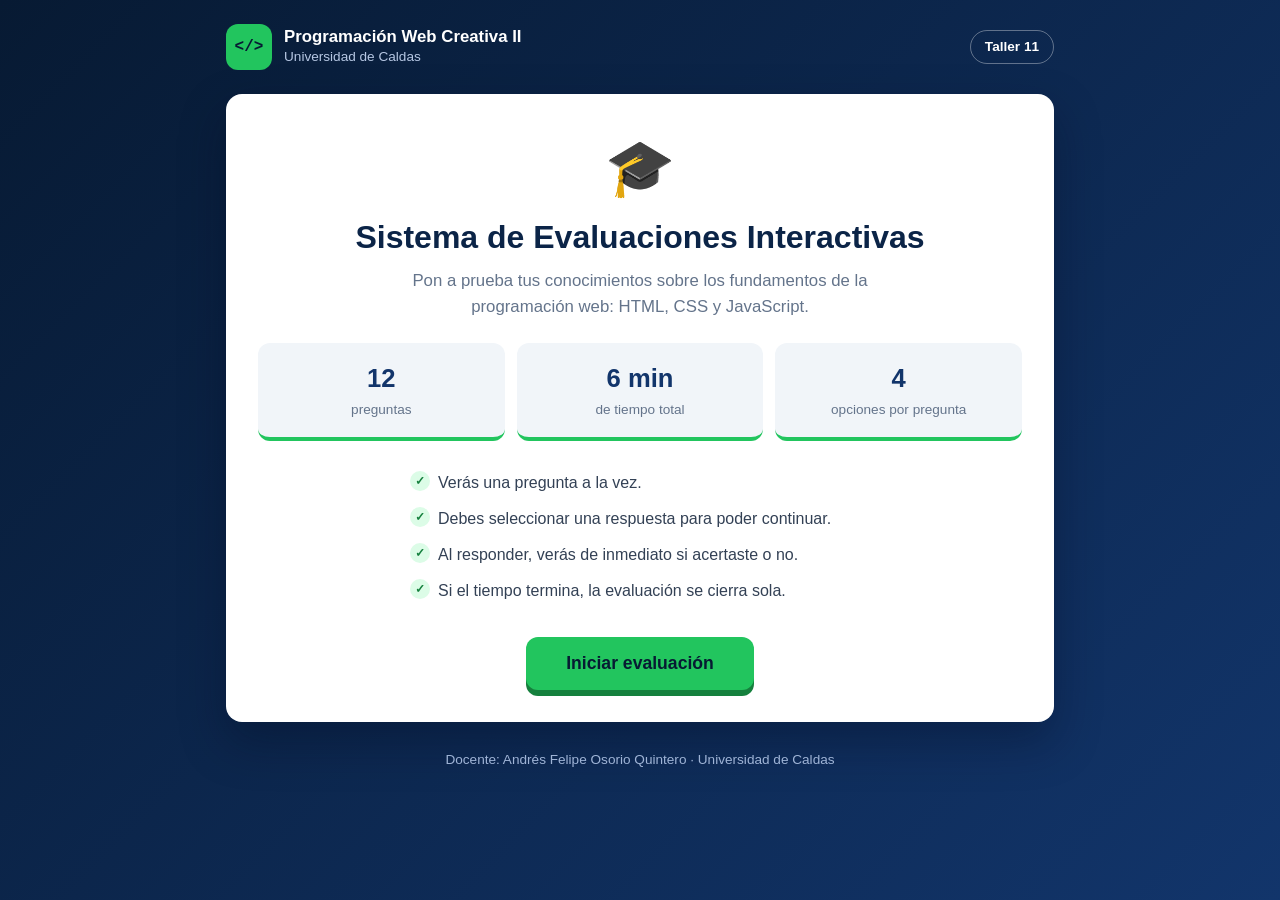
<file: codigos11/index.html>
<!DOCTYPE html>
<html lang="es">
<head>
    <meta charset="UTF-8">
    <meta name="viewport"
          content="width=device-width, initial-scale=1.0">
    <title>Taller 11 - Sistema de Evaluaciones Interactivas</title>
    <link rel="stylesheet" href="styles.css">
</head>
<body>
    <div class="app">


        <header class="app-header">
            <div class="brand">
                <span class="brand-icon" aria-hidden="true">&lt;/&gt;</span>
                <div>
                    <p class="brand-title">Programación Web Creativa II</p>
                    <p class="brand-subtitle">Universidad de Caldas</p>
                </div>
            </div>
            <span class="header-tag">Taller 11</span>
        </header>


        <main>


            <!-- PANTALLA 1: BIENVENIDA -->
            <section id="welcome-screen" class="screen">
                <div class="card welcome-card">
                    <div class="welcome-icon" aria-hidden="true">🎓</div>
                    <h1>Sistema de Evaluaciones Interactivas</h1>
                    <p class="lead">
                        Pon a prueba tus conocimientos sobre los fundamentos de la
                        programación web: HTML, CSS y JavaScript.
                    </p>


                    <div class="info-grid">
                        <div class="info-item">
                            <strong id="info-total">0</strong>
                            <span>preguntas</span>
                        </div>
                        <div class="info-item">
                            <strong id="info-time">0 min</strong>
                            <span>de tiempo total</span>
                        </div>
                        <div class="info-item">
                            <strong>4</strong>
                            <span>opciones por pregunta</span>
                        </div>
                    </div>


                    <ul class="rules">
                        <li>Verás una pregunta a la vez.</li>
                        <li>Debes seleccionar una respuesta para poder continuar.</li>
                        <li>Al responder, verás de inmediato si acertaste o no.</li>
                        <li>Si el tiempo termina, la evaluación se cierra sola.</li>
                    </ul>


                    <button id="start-btn" class="btn btn-primary btn-large"
                            type="button">
                        Iniciar evaluación
                    </button>
                </div>
            </section>


            <!-- PANTALLA 2: EVALUACIÓN -->
            <section id="quiz-screen" class="screen hidden">
                <div class="quiz-top">
                    <div class="progress-info">
                        <span id="progress-text" class="progress-text">
                            Pregunta 1 de 1
                        </span>
                        <span id="live-score" class="live-score">Aciertos: 0</span>
                    </div>
                    <div id="timer" class="timer" aria-live="off">
                        <span aria-hidden="true">⏱</span>
                        <span id="timer-text">00:00</span>
                    </div>
                </div>


                <div class="progress-bar" role="progressbar"
                     aria-valuemin="0" aria-valuemax="100" aria-valuenow="0">
                    <div id="progress-fill" class="progress-fill"></div>
                </div>


                <article class="card question-card">
                    <span id="question-badge" class="question-badge">Pregunta 1</span>
                    <h2 id="question-text" class="question-text"></h2>


                    <div id="options" class="options"></div>


                    <div id="feedback" class="feedback hidden" role="status"></div>
                    <p id="validation-message" class="validation hidden"
                       role="alert">
                        Debes seleccionar una respuesta antes de continuar.
                    </p>


                    <div class="actions">
                        <button id="next-btn" class="btn btn-primary"
                                type="button">Siguiente</button>
                    </div>
                </article>
            </section>


            <!-- PANTALLA 3: RESULTADOS -->
            <section id="results-screen" class="screen hidden">
                <div class="card results-card">
                    <div id="score-ring" class="score-ring">
                        <div class="score-ring-inner">
                            <span id="score-percent" class="score-percent">0%</span>
                            <small>de aciertos</small>
                        </div>
                    </div>


                    <h2 id="result-title" class="result-title"></h2>
                    <p id="result-message" class="result-message"></p>


                    <div class="stats-grid">
                        <div class="stat stat-correct">
                            <strong id="stat-correct">0</strong>
                            <span>Correctas</span>
                        </div>
                        <div class="stat stat-wrong">
                            <strong id="stat-wrong">0</strong>
                            <span>Incorrectas</span>
                        </div>
                        <div class="stat stat-blank">
                            <strong id="stat-blank">0</strong>
                            <span>Sin responder</span>
                        </div>
                        <div class="stat stat-time">
                            <strong id="stat-time">00:00</strong>
                            <span>Tiempo usado</span>
                        </div>
                    </div>


                    <p class="grade-line">
                        Calificación final: <strong id="grade-value">0.0</strong> / 5.0
                    </p>


                    <button id="restart-btn" class="btn btn-primary btn-large"
                            type="button">
                        Volver a comenzar
                    </button>
                </div>


                <div class="card review-card">
                    <h3>Revisión de respuestas</h3>
                    <div id="review-list" class="review-list"></div>
                </div>
            </section>


        </main>


        <footer class="app-footer">
            <p>Docente: Andrés Felipe Osorio Quintero · Universidad de Caldas</p>
        </footer>


    </div>


    <script src="script.js"></script>
</body>
</html>
</file>
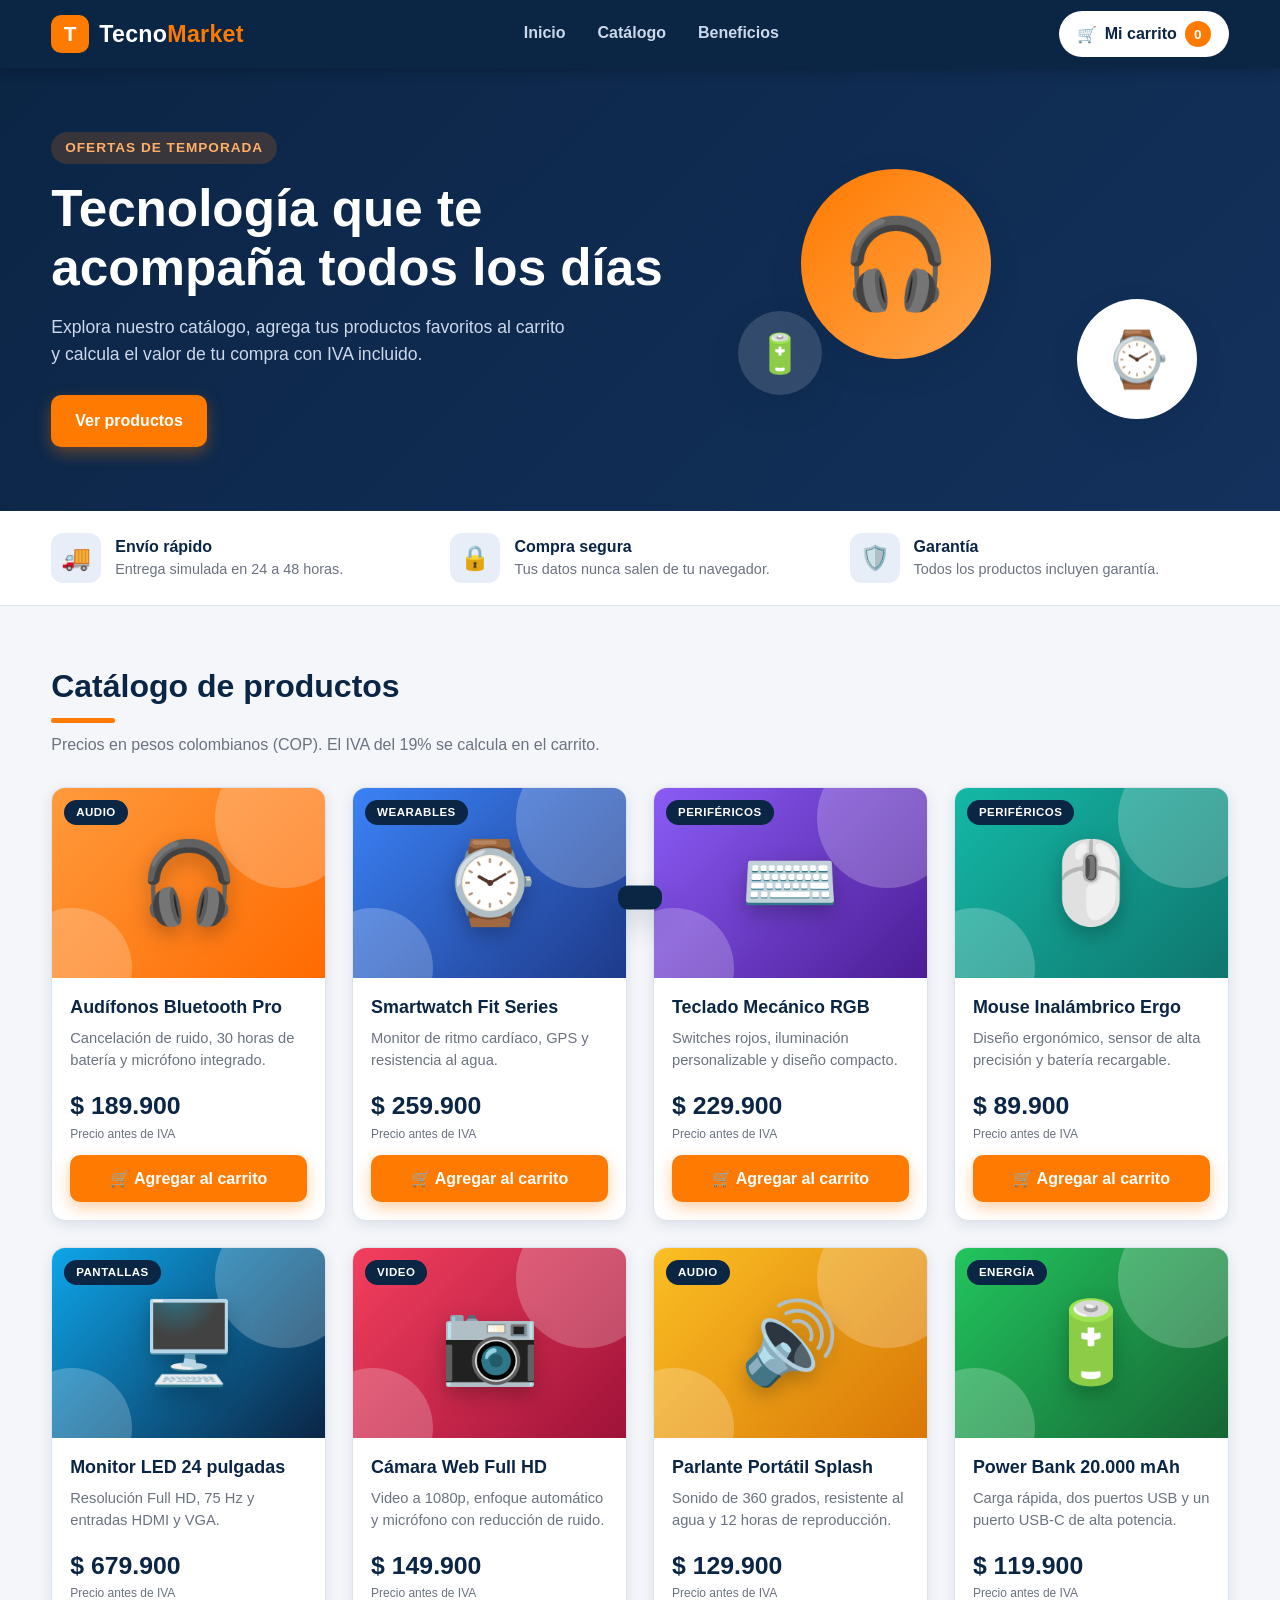
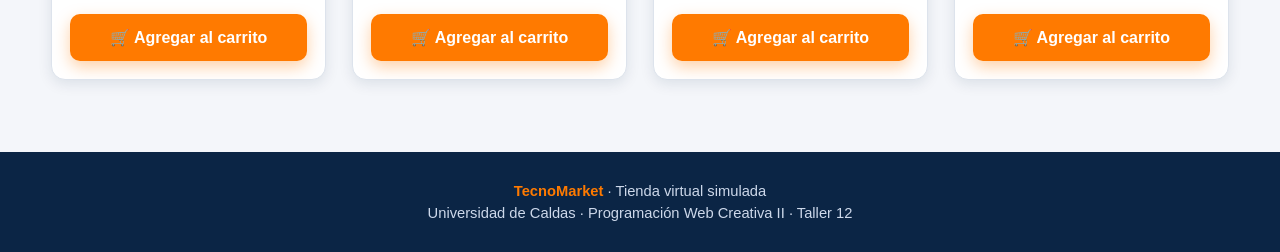
<file: codigos12/index.html>
<!DOCTYPE html>
<html lang="es">
<head>
  <meta charset="UTF-8">
  <meta name="viewport" content="width=device-width, initial-scale=1.0">
  <meta name="description"
    content="Taller 12: Carrito de compras interactivo - Programación Web Creativa II">
  <title>TecnoMarket | Tienda Virtual</title>
  <link rel="stylesheet" href="styles.css">
</head>
<body>


  <!-- ENCABEZADO DE LA TIENDA -->
  <header class="encabezado">
    <div class="contenedor encabezado__interior">
      <a class="logo" href="#inicio" aria-label="TecnoMarket, ir al inicio">
        <span class="logo__icono" aria-hidden="true">T</span>
        <span class="logo__texto">Tecno<span>Market</span></span>
      </a>


      <nav class="menu" aria-label="Navegación principal">
        <a href="#inicio">Inicio</a>
        <a href="#catalogo">Catálogo</a>
        <a href="#beneficios">Beneficios</a>
      </nav>


      <button id="btn-abrir-carrito"
        class="btn-carrito"
        type="button"
        aria-label="Abrir carrito de compras">
        <span class="btn-carrito__icono" aria-hidden="true">🛒</span>
        <span class="btn-carrito__texto">Mi carrito</span>
        <span id="contador-carrito" class="contador" aria-live="polite">0</span>
      </button>
    </div>
  </header>


  <!-- PRESENTACIÓN -->
  <section id="inicio" class="hero">
    <div class="contenedor hero__interior">
      <div class="hero__texto">
        <p class="hero__etiqueta">Ofertas de temporada</p>
        <h1>Tecnología que te acompaña todos los días</h1>
        <p class="hero__descripcion">
          Explora nuestro catálogo, agrega tus productos favoritos al carrito
          y calcula el valor de tu compra con IVA incluido.
        </p>
        <a class="btn btn--naranja" href="#catalogo">Ver productos</a>
      </div>
      <div class="hero__decoracion" aria-hidden="true">
        <div class="hero__circulo hero__circulo--grande">🎧</div>
        <div class="hero__circulo hero__circulo--mediano">⌚</div>
        <div class="hero__circulo hero__circulo--pequeno">🔋</div>
      </div>
    </div>
  </section>


  <!-- BENEFICIOS -->
  <section id="beneficios" class="beneficios">
    <div class="contenedor beneficios__grid">
      <article class="beneficio">
        <span class="beneficio__icono" aria-hidden="true">🚚</span>
        <div>
          <h3>Envío rápido</h3>
          <p>Entrega simulada en 24 a 48 horas.</p>
        </div>
      </article>
      <article class="beneficio">
        <span class="beneficio__icono" aria-hidden="true">🔒</span>
        <div>
          <h3>Compra segura</h3>
          <p>Tus datos nunca salen de tu navegador.</p>
        </div>
      </article>
      <article class="beneficio">
        <span class="beneficio__icono" aria-hidden="true">🛡️</span>
        <div>
          <h3>Garantía</h3>
          <p>Todos los productos incluyen garantía.</p>
        </div>
      </article>
    </div>
  </section>


  <!-- CATÁLOGO DE PRODUCTOS -->
  <main id="catalogo" class="contenedor catalogo">
    <div class="catalogo__encabezado">
      <h2>Catálogo de productos</h2>
      <p>Precios en pesos colombianos (COP). El IVA del 19% se calcula en el carrito.</p>
    </div>
    <div id="lista-productos" class="grid-productos"></div>
  </main>


  <!-- PIE DE PÁGINA -->
  <footer class="pie">
    <div class="contenedor">
      <p><strong>TecnoMarket</strong> · Tienda virtual simulada</p>
      <p>Universidad de Caldas · Programación Web Creativa II · Taller 12</p>
    </div>
  </footer>


  <!-- FONDO OSCURO DETRÁS DEL CARRITO -->
  <div id="fondo-oscuro" class="fondo-oscuro"></div>


  <!-- PANEL DEL CARRITO -->
  <aside id="panel-carrito"
    class="panel-carrito"
    aria-label="Carrito de compras"
    aria-hidden="true">
    <div class="panel-carrito__encabezado">
      <h2>🛒 Tu carrito</h2>
      <button id="btn-cerrar-carrito"
        class="btn-cerrar"
        type="button"
        aria-label="Cerrar carrito">✕</button>
    </div>


    <div class="panel-carrito__cuerpo">
      <div id="carrito-vacio" class="carrito-vacio">
        <span class="carrito-vacio__icono" aria-hidden="true">🛍️</span>
        <h3>Tu carrito está vacío</h3>
        <p>Agrega productos desde el catálogo para comenzar tu compra.</p>
        <button id="btn-seguir-comprando"
          class="btn btn--azul"
          type="button">Explorar catálogo</button>
      </div>


      <ul id="carrito-items" class="carrito-items"></ul>
    </div>


    <div id="carrito-resumen" class="carrito-resumen">
      <dl class="resumen">
        <div class="resumen__fila">
          <dt>Subtotal</dt>
          <dd id="valor-subtotal">$0</dd>
        </div>
        <div class="resumen__fila">
          <dt>IVA (19%)</dt>
          <dd id="valor-iva">$0</dd>
        </div>
        <div class="resumen__fila resumen__fila--total">
          <dt>Total a pagar</dt>
          <dd id="valor-total">$0</dd>
        </div>
      </dl>
      <button id="btn-finalizar"
        class="btn btn--naranja btn--ancho"
        type="button">Finalizar compra</button>
      <button id="btn-vaciar"
        class="btn btn--borde btn--ancho"
        type="button">Vaciar carrito</button>
    </div>
  </aside>


  <!-- CONFIRMACIÓN DE COMPRA SIMULADA -->
  <div id="modal-compra"
    class="modal"
    role="dialog"
    aria-modal="true"
    aria-labelledby="modal-titulo"
    aria-hidden="true">
    <div class="modal__caja">
      <div class="modal__icono" aria-hidden="true">✓</div>
      <h2 id="modal-titulo">¡Compra realizada con éxito!</h2>
      <p class="modal__subtitulo"
        >Gracias por confiar en TecnoMarket. Esta es una compra simulada.</p>


      <p class="modal__pedido">Pedido <strong id="modal-numero">#000000</strong></p>


      <ul id="modal-detalle" class="modal__detalle"></ul>


      <dl class="resumen resumen--modal">
        <div class="resumen__fila">
          <dt>Subtotal</dt>
          <dd id="modal-subtotal">$0</dd>
        </div>
        <div class="resumen__fila">
          <dt>IVA (19%)</dt>
          <dd id="modal-iva">$0</dd>
        </div>
        <div class="resumen__fila resumen__fila--total">
          <dt>Total pagado</dt>
          <dd id="modal-total">$0</dd>
        </div>
      </dl>


      <button id="btn-cerrar-modal"
        class="btn btn--naranja btn--ancho"
        type="button">Aceptar y seguir comprando</button>
    </div>
  </div>


  <!-- NOTIFICACIÓN EMERGENTE -->
  <div id="notificacion" class="notificacion" role="status" aria-live="polite"></div>


  <script src="script.js"></script>
</body>
</html>
</file>
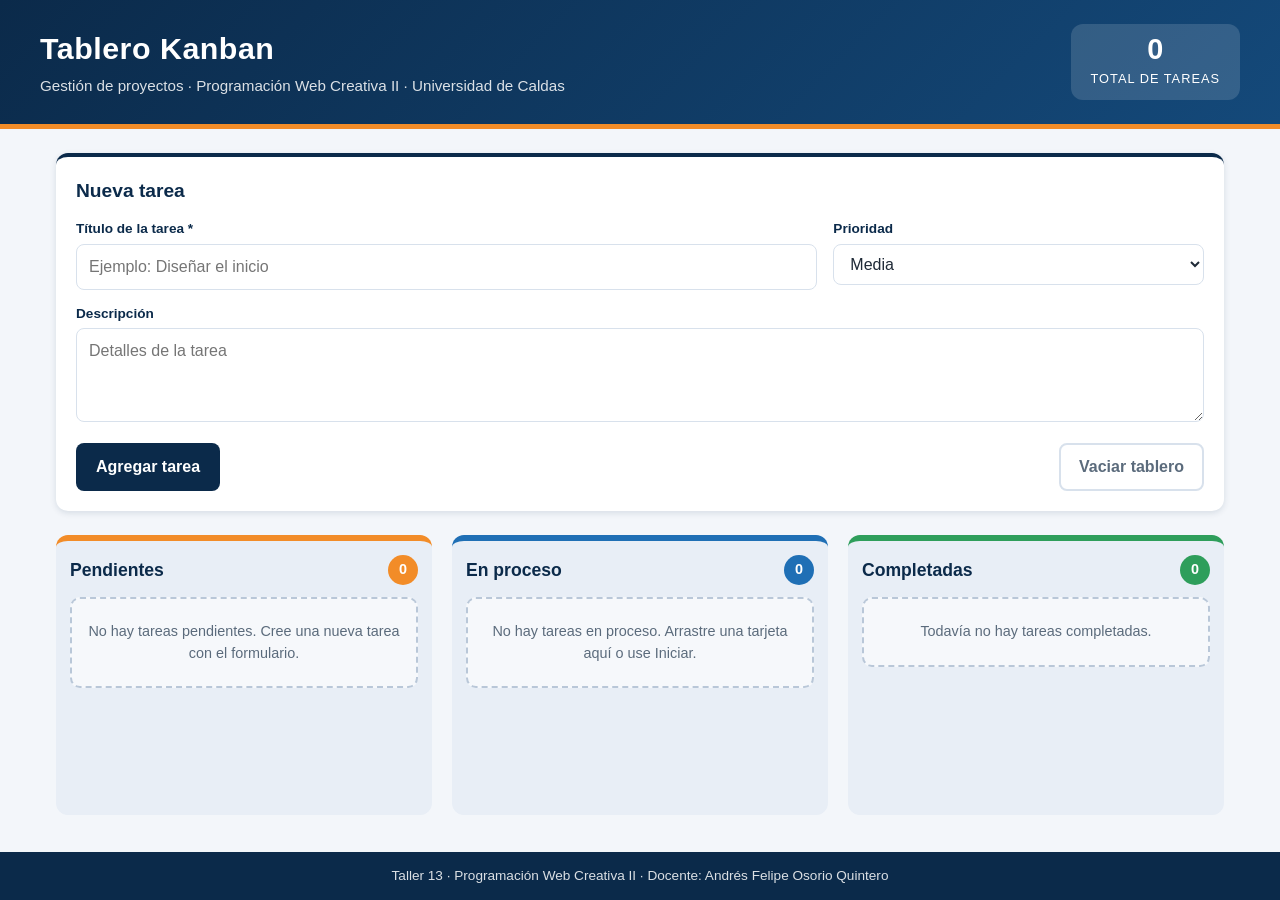
<file: codigos13/index.html>
<!DOCTYPE html>
<html lang="es">
<head>
    <meta charset="UTF-8">
    <meta name="viewport" content="width=device-width, initial-scale=1.0">
    <title>Taller 13 - Tablero Kanban</title>
    <link rel="stylesheet" href="styles.css">
</head>
<body>


    <!-- ENCABEZADO -->
    <header class="encabezado">
        <div class="encabezado-contenido">
            <div>
                <h1>Tablero Kanban</h1>
                <p class="subtitulo">
                    Gestión de proyectos · Programación Web Creativa II
                    · Universidad de Caldas
                </p>
            </div>
            <div class="resumen">
                <span class="resumen-numero" id="total-tareas">0</span>
                <span class="resumen-texto">Total de tareas</span>
            </div>
        </div>
    </header>


    <main class="contenedor">


        <!-- FORMULARIO PARA CREAR Y EDITAR TAREAS -->
        <section class="panel-formulario" aria-labelledby="titulo-formulario">
            <h2 id="titulo-formulario">Nueva tarea</h2>


            <form id="form-tarea" novalidate>
                <div class="campo">
                    <label for="titulo">Título de la tarea *</label>
                    <input type="text" id="titulo" maxlength="60"
                           placeholder="Ejemplo: Diseñar el inicio"
                           autocomplete="off">
                </div>


                <div class="campo">
                    <label for="prioridad">Prioridad</label>
                    <select id="prioridad">
                        <option value="baja">Baja</option>
                        <option value="media" selected>Media</option>
                        <option value="alta">Alta</option>
                    </select>
                </div>


                <div class="campo campo-ancho">
                    <label for="descripcion">Descripción</label>
                    <textarea id="descripcion" rows="3" maxlength="200"
                              placeholder="Detalles de la tarea"></textarea>
                </div>


                <div class="acciones-formulario">
                    <button type="submit" id="btn-guardar"
                            class="boton boton-primario">
                        Agregar tarea
                    </button>
                    <button type="button" id="btn-cancelar"
                            class="boton boton-secundario" hidden>
                        Cancelar edición
                    </button>
                    <button type="button" id="btn-vaciar"
                            class="boton boton-suave">
                        Vaciar tablero
                    </button>
                </div>
            </form>


            <p id="mensaje" class="mensaje" role="status" aria-live="polite"
               hidden></p>
        </section>


        <!-- TABLERO CON LAS TRES COLUMNAS -->
        <section class="tablero" aria-label="Tablero Kanban">


            <article class="columna columna-pendiente" data-estado="pendiente">
                <header class="columna-encabezado">
                    <h2>Pendientes</h2>
                    <span class="contador" id="contador-pendiente">0</span>
                </header>
                <div class="lista-tareas" id="lista-pendiente"></div>
            </article>


            <article class="columna columna-proceso" data-estado="proceso">
                <header class="columna-encabezado">
                    <h2>En proceso</h2>
                    <span class="contador" id="contador-proceso">0</span>
                </header>
                <div class="lista-tareas" id="lista-proceso"></div>
            </article>


            <article class="columna columna-completada" data-estado="completada">
                <header class="columna-encabezado">
                    <h2>Completadas</h2>
                    <span class="contador" id="contador-completada">0</span>
                </header>
                <div class="lista-tareas" id="lista-completada"></div>
            </article>


        </section>
    </main>


    <footer class="pie">
        Taller 13 · Programación Web Creativa II ·
        Docente: Andrés Felipe Osorio Quintero
    </footer>


    <script src="script.js"></script>
</body>
</html>
</file>
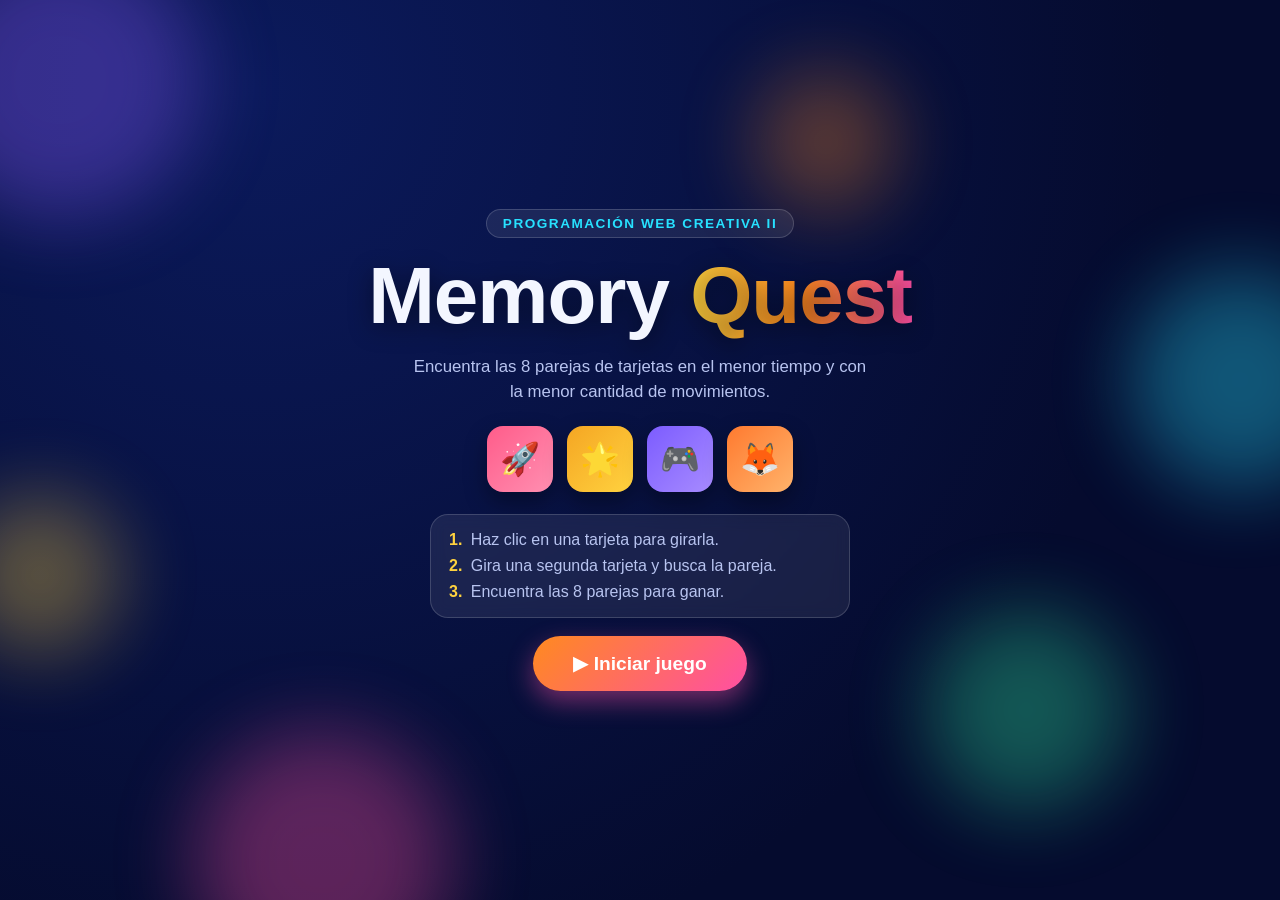
<file: codigos14/index.html>
<!DOCTYPE html>
<html lang="es">
<head>
  <meta charset="UTF-8">
  <meta name="viewport" content="width=device-width, initial-scale=1.0">
  <title>Memory Quest | Taller 14 - Juego de Memoria</title>
  <link rel="stylesheet" href="styles.css">
</head>
<body>


  <!-- Fondo decorativo animado -->
  <div class="fondo-animado" aria-hidden="true">
    <span class="burbuja burbuja-1"></span>
    <span class="burbuja burbuja-2"></span>
    <span class="burbuja burbuja-3"></span>
    <span class="burbuja burbuja-4"></span>
    <span class="burbuja burbuja-5"></span>
    <span class="burbuja burbuja-6"></span>
  </div>


  <main class="app">


    <!-- PANTALLA INICIAL -->
    <section id="pantalla-inicio" class="pantalla pantalla-inicio">
      <p class="etiqueta">Programación Web Creativa II</p>
      <h1 class="titulo">Memory <span>Quest</span></h1>
      <p class="subtitulo">
        Encuentra las 8 parejas de tarjetas en el menor tiempo
        y con la menor cantidad de movimientos.
      </p>


      <div class="vista-previa" aria-hidden="true">
        <span class="mini-tarjeta mini-1">🚀</span>
        <span class="mini-tarjeta mini-2">🌟</span>
        <span class="mini-tarjeta mini-3">🎮</span>
        <span class="mini-tarjeta mini-4">🦊</span>
      </div>


      <ul class="instrucciones">
        <li><strong>1.</strong> Haz clic en una tarjeta para girarla.</li>
        <li><strong>2.</strong> Gira una segunda tarjeta y busca la pareja.</li>
        <li><strong>3.</strong> Encuentra las 8 parejas para ganar.</li>
      </ul>


      <button id="btn-iniciar" class="boton boton-principal" type="button">
        ▶ Iniciar juego
      </button>
    </section>


    <!-- PANTALLA DE JUEGO -->
    <section id="pantalla-juego" class="pantalla pantalla-juego oculto">


      <header class="encabezado-juego">
        <h2 class="titulo-pequeno">Memory <span>Quest</span></h2>


        <div class="marcadores">
          <div class="marcador">
            <span class="marcador-etiqueta">👣 Movimientos</span>
            <strong id="contador-movimientos" class="marcador-valor">0</strong>
          </div>
          <div class="marcador">
            <span class="marcador-etiqueta">⏱ Tiempo</span>
            <strong id="contador-tiempo" class="marcador-valor">00:00</strong>
          </div>
          <div class="marcador">
            <span class="marcador-etiqueta">✅ Parejas</span>
            <strong id="contador-parejas" class="marcador-valor">0 / 8</strong>
          </div>
        </div>
      </header>


      <div id="tablero" class="tablero" aria-label="Tablero de tarjetas"></div>


      <p id="mensaje" class="mensaje" aria-live="polite">
        Haz clic en una tarjeta para comenzar.
      </p>


      <div class="acciones">
        <button id="btn-reiniciar" class="boton boton-secundario" type="button">
          ↻ Reiniciar
        </button>
        <button id="btn-menu" class="boton boton-terciario" type="button">
          ⌂ Menú
        </button>
      </div>
    </section>


  </main>


  <!-- VENTANA DE VICTORIA -->
  <div id="modal-victoria" class="modal oculto" role="dialog" aria-modal="true" aria-labelledby="titulo-victoria">
    <div class="modal-contenido">
      <div class="trofeo" aria-hidden="true">🏆</div>
      <h2 id="titulo-victoria" class="modal-titulo">¡Victoria!</h2>
      <p class="modal-texto">Encontraste todas las parejas del tablero.</p>
      <div id="estrellas" class="estrellas" aria-hidden="true">⭐⭐⭐</div>


      <div class="resultados">
        <div class="resultado">
          <span>Movimientos</span>
          <strong id="resultado-movimientos">0</strong>
        </div>
        <div class="resultado">
          <span>Tiempo</span>
          <strong id="resultado-tiempo">00:00</strong>
        </div>
      </div>


      <div class="acciones">
        <button id="btn-jugar-otra-vez" class="boton boton-principal" type="button">
          ↻ Jugar de nuevo
        </button>
        <button id="btn-volver-inicio" class="boton boton-terciario" type="button">
          ⌂ Inicio
        </button>
      </div>
    </div>
  </div>


  <script src="script.js"></script>
</body>
</html>
</file>
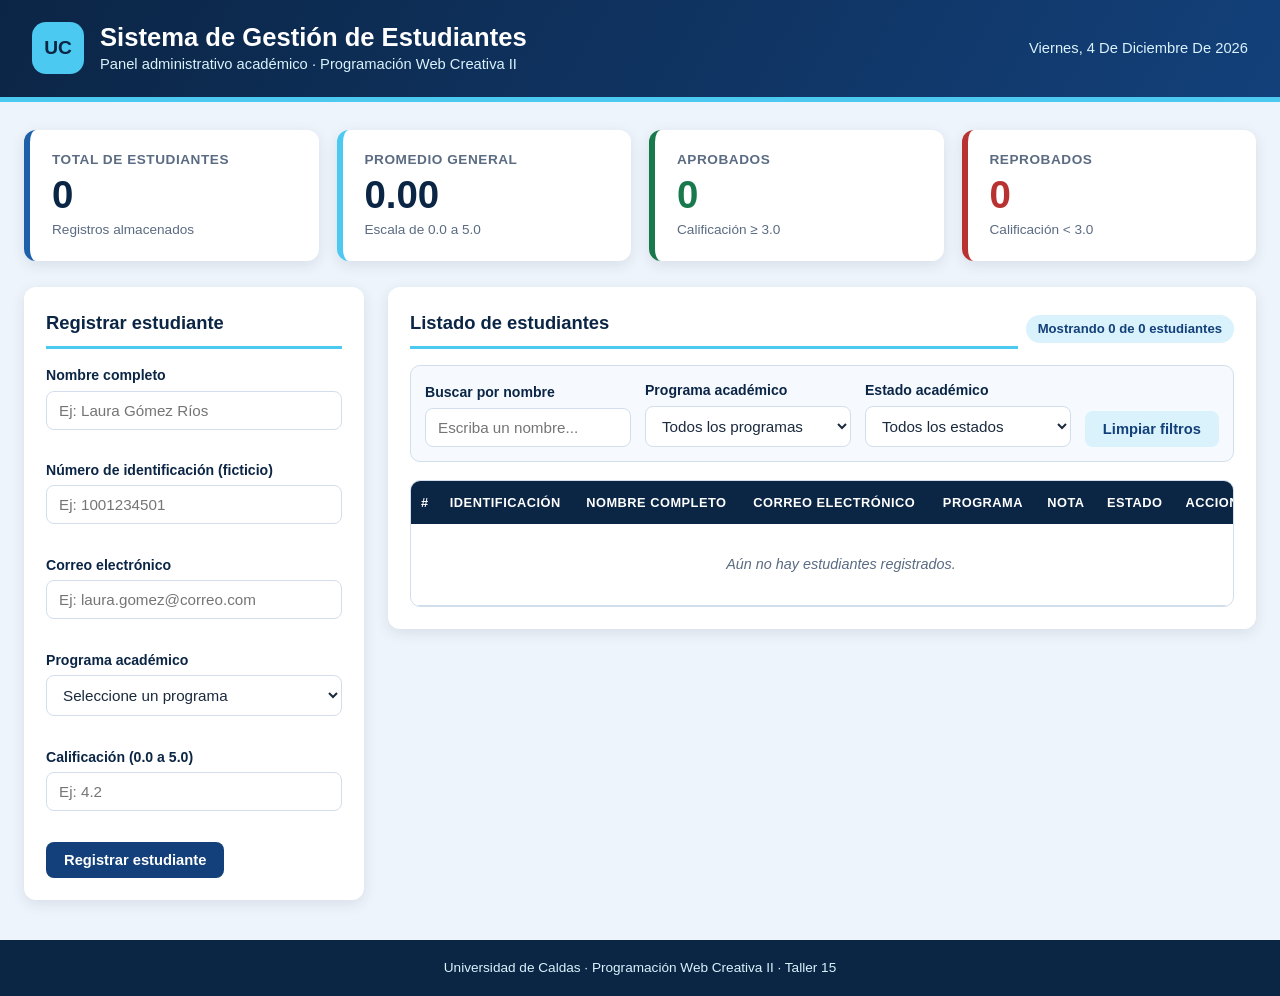
<file: codigos15/index.html>
<!DOCTYPE html>
<html lang="es">
<head>
  <meta charset="UTF-8">
  <meta name="viewport" content="width=device-width, initial-scale=1.0">
  <title>Sistema de Gestión de Estudiantes</title>
  <link rel="stylesheet" href="styles.css">
</head>
<body>


  <header class="encabezado">
    <div class="encabezado__marca">
      <span class="encabezado__logo" aria-hidden="true">UC</span>
      <div>
        <h1>Sistema de Gestión de Estudiantes</h1>
        <p>Panel administrativo académico &middot; Programación Web Creativa II</p>
      </div>
    </div>
    <p class="encabezado__fecha" id="fechaActual"></p>
  </header>


  <main class="contenedor">


    <section class="indicadores" aria-label="Indicadores generales">
      <article class="tarjeta tarjeta--total">
        <p class="tarjeta__titulo">Total de estudiantes</p>
        <p class="tarjeta__valor" id="indTotal">0</p>
        <p class="tarjeta__detalle">Registros almacenados</p>
      </article>
      <article class="tarjeta tarjeta--promedio">
        <p class="tarjeta__titulo">Promedio general</p>
        <p class="tarjeta__valor" id="indPromedio">0.00</p>
        <p class="tarjeta__detalle">Escala de 0.0 a 5.0</p>
      </article>
      <article class="tarjeta tarjeta--aprobados">
        <p class="tarjeta__titulo">Aprobados</p>
        <p class="tarjeta__valor" id="indAprobados">0</p>
        <p class="tarjeta__detalle">Calificación &ge; 3.0</p>
      </article>
      <article class="tarjeta tarjeta--reprobados">
        <p class="tarjeta__titulo">Reprobados</p>
        <p class="tarjeta__valor" id="indReprobados">0</p>
        <p class="tarjeta__detalle">Calificación &lt; 3.0</p>
      </article>
    </section>


    <div class="disposicion">


      <section class="panel" aria-labelledby="tituloFormulario">
        <h2 class="panel__titulo" id="tituloFormulario">Registrar estudiante</h2>


        <form id="formEstudiante" novalidate>
          <div class="campo">
            <label for="nombre">Nombre completo</label>
            <input type="text" id="nombre" name="nombre"
                   placeholder="Ej: Laura Gómez Ríos" autocomplete="off">
            <small class="error" id="errorNombre"></small>
          </div>


          <div class="campo">
            <label for="identificacion">Número de identificación (ficticio)</label>
            <input type="text" id="identificacion" name="identificacion"
                   placeholder="Ej: 1001234501" inputmode="numeric" autocomplete="off">
            <small class="error" id="errorIdentificacion"></small>
          </div>


          <div class="campo">
            <label for="correo">Correo electrónico</label>
            <input type="email" id="correo" name="correo"
                   placeholder="Ej: laura.gomez@correo.com" autocomplete="off">
            <small class="error" id="errorCorreo"></small>
          </div>


          <div class="campo">
            <label for="programa">Programa académico</label>
            <select id="programa" name="programa">
              <option value="">Seleccione un programa</option>
            </select>
            <small class="error" id="errorPrograma"></small>
          </div>


          <div class="campo">
            <label for="calificacion">Calificación (0.0 a 5.0)</label>
            <input type="number" id="calificacion" name="calificacion"
                   min="0" max="5" step="0.1" placeholder="Ej: 4.2">
            <small class="error" id="errorCalificacion"></small>
          </div>


          <div class="acciones-formulario">
            <button type="submit" class="btn btn--primario" id="btnGuardar">
              Registrar estudiante
            </button>
            <button type="button" class="btn btn--secundario" id="btnCancelar" hidden>
              Cancelar edición
            </button>
          </div>
        </form>


        <p class="mensaje" id="mensaje" role="status" aria-live="polite"></p>
      </section>


      <section class="panel" aria-labelledby="tituloListado">
        <div class="panel__cabecera">
          <h2 class="panel__titulo" id="tituloListado">Listado de estudiantes</h2>
          <span class="contador" id="contadorResultados"></span>
        </div>


        <div class="filtros">
          <div class="campo">
            <label for="buscarNombre">Buscar por nombre</label>
            <input type="search" id="buscarNombre" placeholder="Escriba un nombre..."
                   autocomplete="off">
          </div>
          <div class="campo">
            <label for="filtroPrograma">Programa académico</label>
            <select id="filtroPrograma">
              <option value="todos">Todos los programas</option>
            </select>
          </div>
          <div class="campo">
            <label for="filtroEstado">Estado académico</label>
            <select id="filtroEstado">
              <option value="todos">Todos los estados</option>
              <option value="Aprobado">Aprobado</option>
              <option value="Reprobado">Reprobado</option>
            </select>
          </div>
          <button type="button" class="btn btn--secundario" id="btnLimpiarFiltros">
            Limpiar filtros
          </button>
        </div>


        <div class="tabla-contenedor">
          <table>
            <thead>
              <tr>
                <th>#</th>
                <th>Identificación</th>
                <th>Nombre completo</th>
                <th>Correo electrónico</th>
                <th>Programa</th>
                <th>Nota</th>
                <th>Estado</th>
                <th>Acciones</th>
              </tr>
            </thead>
            <tbody id="cuerpoTabla"></tbody>
          </table>
        </div>
      </section>


    </div>
  </main>


  <footer class="pie">
    <p>Universidad de Caldas &middot; Programación Web Creativa II &middot; Taller 15</p>
  </footer>


  <script src="script.js"></script>
</body>
</html>
</file>
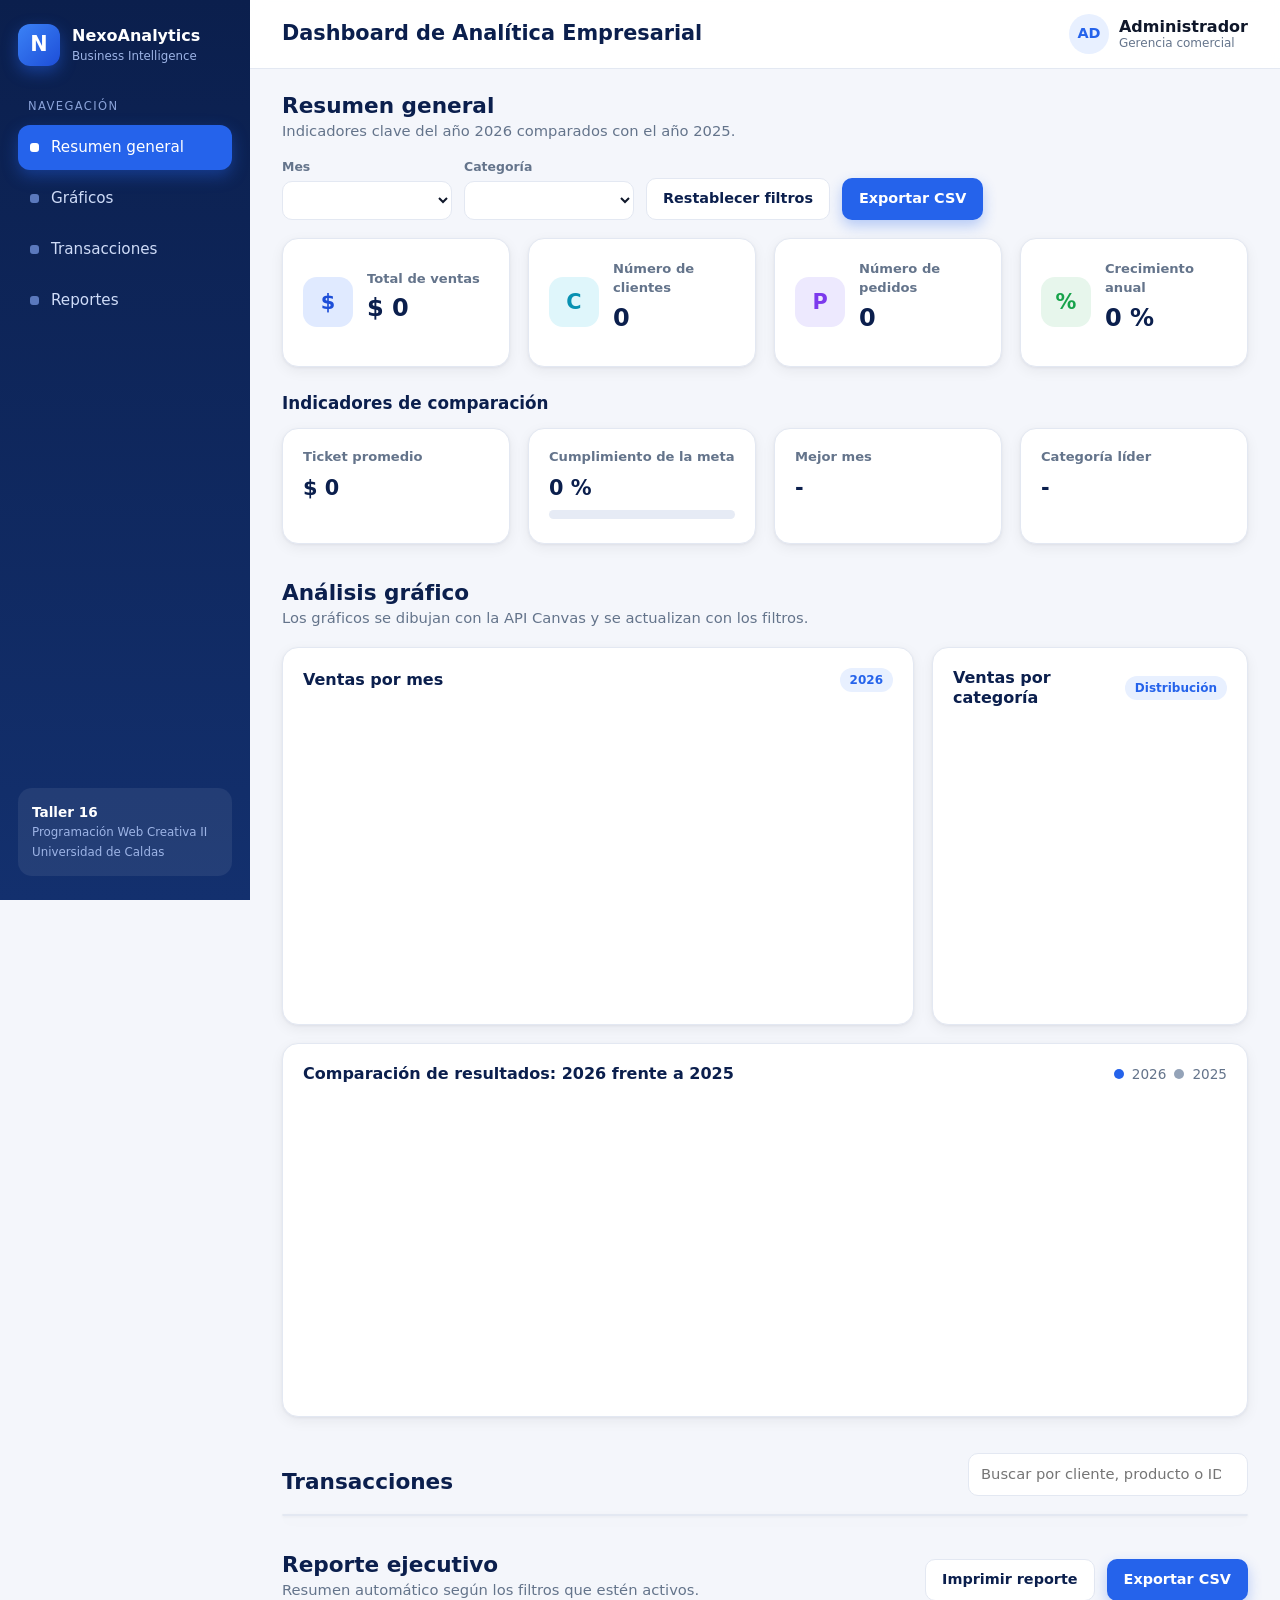
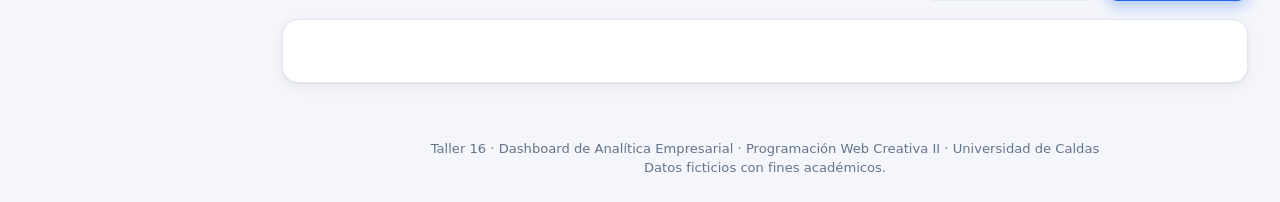
<file: codigos16/index.html>
<!DOCTYPE html>
<html lang="es">
<head>
  <meta charset="UTF-8">
  <meta name="viewport" content="width=device-width, initial-scale=1.0">
  <title>Dashboard de Analítica Empresarial | Taller 16</title>
  <link rel="stylesheet" href="styles.css">
</head>
<body>
  <div class="app">
 
    <!-- ========== MENÚ LATERAL ========== -->
    <aside class="sidebar" id="sidebar">
      <div class="brand">
        <span class="brand-logo">N</span>
        <div class="brand-text">
          <strong>NexoAnalytics</strong>
          <small>Business Intelligence</small>
        </div>
      </div>
 
      <p class="menu-title">Navegación</p>
      <nav class="menu" aria-label="Menú principal">
        <a class="menu-link active" href="#resumen">Resumen general</a>
        <a class="menu-link" href="#graficos">Gráficos</a>
        <a class="menu-link" href="#transacciones">Transacciones</a>
        <a class="menu-link" href="#reportes">Reportes</a>
      </nav>
 
      <div class="sidebar-footer">
        <strong>Taller 16</strong>
        <small>Programación Web Creativa II</small>
        <small>Universidad de Caldas</small>
      </div>
    </aside>
    <div class="overlay" id="overlay"></div>
 
    <!-- ========== CONTENIDO PRINCIPAL ========== -->
    <div class="main">
 
      <header class="topbar">
        <button class="btn-menu" id="btnMenu" type="button" aria-label="Abrir o cerrar el menú">Menú</button>
        <div class="topbar-title">
          <h1>Dashboard de Analítica Empresarial</h1>
          <p id="fechaActual"></p>
        </div>
        <div class="topbar-user">
          <span class="avatar">AD</span>
          <div class="user-text">
            <strong>Administrador</strong>
            <small>Gerencia comercial</small>
          </div>
        </div>
      </header>
 
      <main class="content">
 
        <!-- ===== RESUMEN GENERAL ===== -->
        <section id="resumen" class="section">
          <div class="section-head">
            <div>
              <h2>Resumen general</h2>
              <p>Indicadores clave del año 2026 comparados con el año 2025.</p>
            </div>
            <div class="filters">
              <label class="field">Mes
                <select id="filtroMes"></select>
              </label>
              <label class="field">Categoría
                <select id="filtroCategoria"></select>
              </label>
              <button id="btnReset" class="btn btn-outline" type="button">Restablecer filtros</button>
              <button class="btn btn-primary js-exportar" type="button">Exportar CSV</button>
            </div>
          </div>
 
          <div class="kpi-grid">
            <article class="card kpi">
              <div class="kpi-icon blue">$</div>
              <div class="kpi-body">
                <span class="kpi-label">Total de ventas</span>
                <strong class="kpi-value" id="kpiVentas">$ 0</strong>
                <span class="delta" id="deltaVentas"></span>
              </div>
            </article>
            <article class="card kpi">
              <div class="kpi-icon cyan">C</div>
              <div class="kpi-body">
                <span class="kpi-label">Número de clientes</span>
                <strong class="kpi-value" id="kpiClientes">0</strong>
                <span class="delta" id="deltaClientes"></span>
              </div>
            </article>
            <article class="card kpi">
              <div class="kpi-icon violet">P</div>
              <div class="kpi-body">
                <span class="kpi-label">Número de pedidos</span>
                <strong class="kpi-value" id="kpiPedidos">0</strong>
                <span class="delta" id="deltaPedidos"></span>
              </div>
            </article>
            <article class="card kpi">
              <div class="kpi-icon green">%</div>
              <div class="kpi-body">
                <span class="kpi-label">Crecimiento anual</span>
                <strong class="kpi-value" id="kpiCrecimiento">0 %</strong>
                <span class="delta" id="deltaCrecimiento"></span>
              </div>
            </article>
          </div>
 
          <h3 class="subtitle">Indicadores de comparación</h3>
          <div class="compare-grid">
            <article class="card compare">
              <span class="kpi-label">Ticket promedio</span>
              <strong class="compare-value" id="cmpTicket">$ 0</strong>
              <span class="delta" id="deltaTicket"></span>
            </article>
            <article class="card compare">
              <span class="kpi-label">Cumplimiento de la meta</span>
              <strong class="compare-value" id="cmpMeta">0 %</strong>
              <div class="progress" aria-hidden="true"><span id="barraMeta"></span></div>
              <small class="muted" id="textoMeta"></small>
            </article>
            <article class="card compare">
              <span class="kpi-label">Mejor mes</span>
              <strong class="compare-value" id="cmpMes">-</strong>
              <small class="muted" id="cmpMesValor"></small>
            </article>
            <article class="card compare">
              <span class="kpi-label">Categoría líder</span>
              <strong class="compare-value" id="cmpCategoria">-</strong>
              <small class="muted" id="cmpCategoriaValor"></small>
            </article>
          </div>
        </section>
 
        <!-- ===== GRÁFICOS ===== -->
        <section id="graficos" class="section">
          <div class="section-head">
            <div>
              <h2>Análisis gráfico</h2>
              <p>Los gráficos se dibujan con la API Canvas y se actualizan con los filtros.</p>
            </div>
          </div>
 
          <div class="charts-grid">
            <article class="card chart-card chart-bar">
              <header class="chart-head">
                <h3>Ventas por mes</h3>
                <span class="chip">2026</span>
              </header>
              <div class="chart-wrap"><canvas id="graficoBarras" aria-label="Gráfico de barras de ventas por mes" role="img"></canvas></div>
            </article>
 
            <article class="card chart-card chart-pie">
              <header class="chart-head">
                <h3>Ventas por categoría</h3>
                <span class="chip">Distribución</span>
              </header>
              <div class="chart-wrap"><canvas id="graficoCircular" aria-label="Gráfico circular de ventas por categoría" role="img"></canvas></div>
              <ul class="legend" id="leyendaCategorias"></ul>
            </article>
 
            <article class="card chart-card chart-line">
              <header class="chart-head">
                <h3>Comparación de resultados: 2026 frente a 2025</h3>
                <div class="legend-inline">
                  <span class="dot dot-blue"></span>2026
                  <span class="dot dot-gray"></span>2025
                </div>
              </header>
              <div class="chart-wrap"><canvas id="graficoLineas" aria-label="Gráfico de líneas comparando 2026 y 2025" role="img"></canvas></div>
            </article>
          </div>
        </section>
 
        <!-- ===== TRANSACCIONES ===== -->
        <section id="transacciones" class="section">
          <div class="section-head">
            <div>
              <h2>Transacciones</h2>
              <p id="resumenTabla"></p>
            </div>
            <div class="filters">
              <input type="search" id="buscador" class="search" placeholder="Buscar por cliente, producto o ID..." aria-label="Buscar registros">
            </div>
          </div>
 
          <div class="card table-card">
            <div class="table-scroll">
              <table id="tablaTransacciones">
                <thead><tr id="encabezadoTabla"></tr></thead>
                <tbody id="cuerpoTabla"></tbody>
              </table>
            </div>
          </div>
        </section>
 
        <!-- ===== REPORTES ===== -->
        <section id="reportes" class="section">
          <div class="section-head">
            <div>
              <h2>Reporte ejecutivo</h2>
              <p>Resumen automático según los filtros que estén activos.</p>
            </div>
            <div class="filters">
              <button id="btnImprimir" class="btn btn-outline" type="button">Imprimir reporte</button>
              <button class="btn btn-primary js-exportar" type="button">Exportar CSV</button>
            </div>
          </div>
 
          <article class="card report">
            <h3 id="reporteTitulo"></h3>
            <ul id="reporteLista"></ul>
          </article>
        </section>
 
        <footer class="footer">
          <p>Taller 16 · Dashboard de Analítica Empresarial · Programación Web Creativa II · Universidad de Caldas</p>
          <p>Datos ficticios con fines académicos.</p>
        </footer>
      </main>
    </div>
  </div>
 
  <div class="tooltip" id="tooltip" role="status"></div>
 
  <script src="script.js" defer></script>
</body>
</html>
</file>
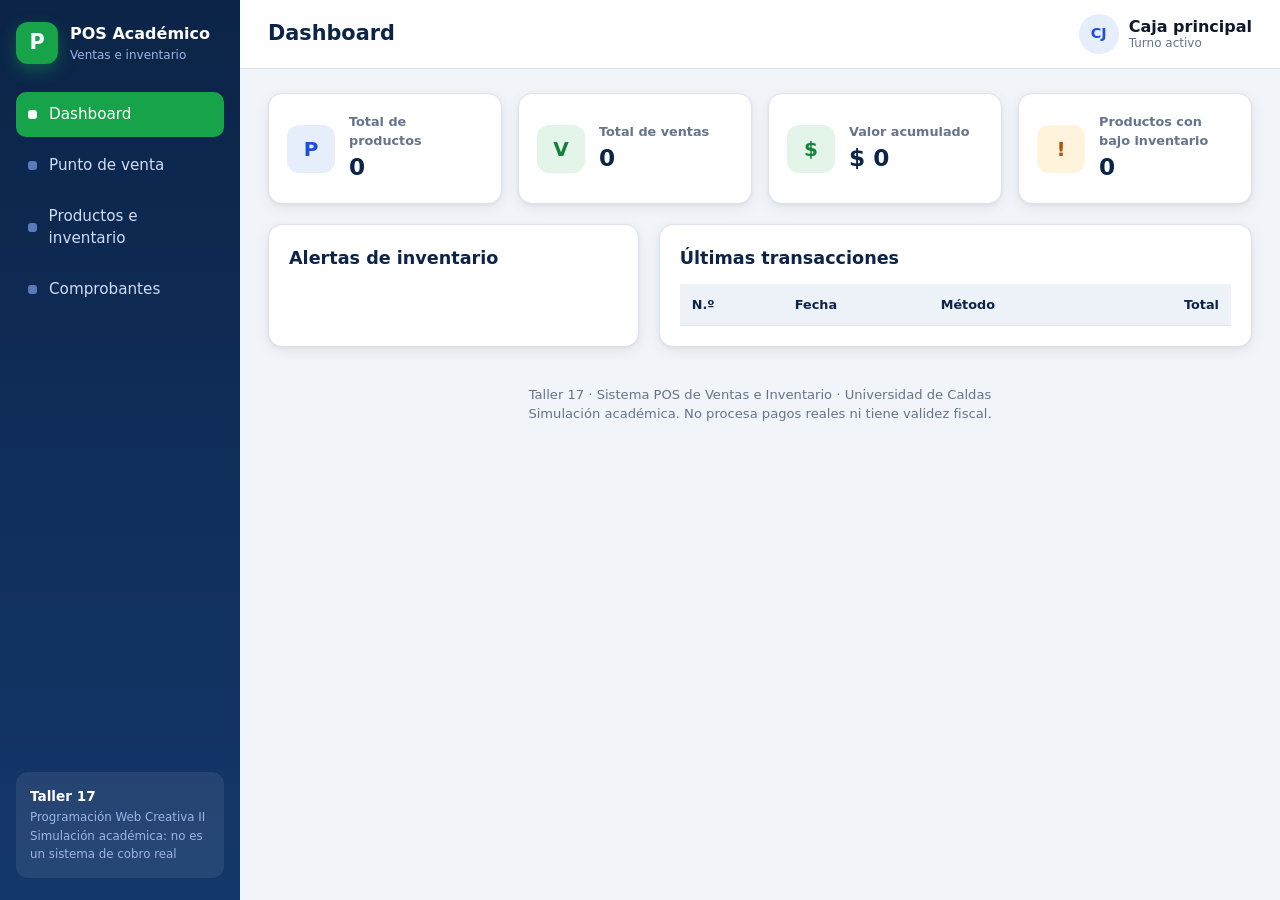
<file: codigos17/index.html>
<!DOCTYPE html>
<html lang="es">
<head>
  <meta charset="UTF-8">
  <meta name="viewport" content="width=device-width, initial-scale=1.0">
  <title>Sistema POS de Ventas e Inventario | Taller 17</title>
  <link rel="stylesheet" href="styles.css">
</head>
<body>
  <div class="app">
 
    <!-- ========== MENÚ LATERAL ========== -->
    <aside class="sidebar" id="sidebar">
      <div class="brand">
        <span class="brand-logo">P</span>
        <div class="brand-text">
          <strong>POS Académico</strong>
          <small>Ventas e inventario</small>
        </div>
      </div>
 
      <nav class="menu" aria-label="Menú principal">
        <button class="menu-link active" type="button" data-vista="dashboard">Dashboard</button>
        <button class="menu-link" type="button" data-vista="ventas">Punto de venta</button>
        <button class="menu-link" type="button" data-vista="productos">Productos e inventario</button>
        <button class="menu-link" type="button" data-vista="comprobantes">Comprobantes</button>
      </nav>
 
      <div class="sidebar-footer">
        <strong>Taller 17</strong>
        <small>Programación Web Creativa II</small>
        <small>Simulación académica: no es un sistema de cobro real</small>
      </div>
    </aside>
    <div class="overlay" id="overlay"></div>
 
    <!-- ========== CONTENIDO PRINCIPAL ========== -->
    <div class="main">
      <header class="topbar">
        <button class="btn-menu" id="btnMenu" type="button" aria-label="Abrir o cerrar el menú">Menú</button>
        <div class="topbar-title">
          <h1 id="tituloVista">Dashboard</h1>
          <p id="fechaActual"></p>
        </div>
        <div class="topbar-user">
          <span class="avatar">CJ</span>
          <div class="user-text">
            <strong>Caja principal</strong>
            <small>Turno activo</small>
          </div>
        </div>
      </header>
 
      <main class="content">
 
        <!-- ===== VISTA: DASHBOARD ===== -->
        <section class="vista activa" id="vista-dashboard">
          <div class="kpi-grid">
            <article class="card kpi">
              <div class="kpi-icon azul">P</div>
              <div class="kpi-body">
                <span class="kpi-label">Total de productos</span>
                <strong class="kpi-value" id="kpiProductos">0</strong>
              </div>
            </article>
            <article class="card kpi">
              <div class="kpi-icon verde">V</div>
              <div class="kpi-body">
                <span class="kpi-label">Total de ventas</span>
                <strong class="kpi-value" id="kpiVentas">0</strong>
              </div>
            </article>
            <article class="card kpi">
              <div class="kpi-icon verde">$</div>
              <div class="kpi-body">
                <span class="kpi-label">Valor acumulado</span>
                <strong class="kpi-value" id="kpiAcumulado">$ 0</strong>
              </div>
            </article>
            <article class="card kpi">
              <div class="kpi-icon ambar">!</div>
              <div class="kpi-body">
                <span class="kpi-label">Productos con bajo inventario</span>
                <strong class="kpi-value" id="kpiBajo">0</strong>
              </div>
            </article>
          </div>
 
          <div class="dashboard-grid">
            <article class="card panel">
              <h2>Alertas de inventario</h2>
              <ul class="lista-alertas" id="listaBajo"></ul>
            </article>
            <article class="card panel">
              <h2>Últimas transacciones</h2>
              <div class="tabla-scroll">
                <table>
                  <thead>
                    <tr><th>N.º</th><th>Fecha</th><th>Método</th><th class="num">Total</th></tr>
                  </thead>
                  <tbody id="ultimasVentas"></tbody>
                </table>
              </div>
            </article>
          </div>
        </section>
 
        <!-- ===== VISTA: PUNTO DE VENTA ===== -->
        <section class="vista" id="vista-ventas">
          <div class="pos-grid">
 
            <div class="pos-catalogo">
              <div class="barra-filtros">
                <input type="search" id="buscadorCatalogo" class="campo" placeholder="Buscar producto por nombre..." aria-label="Buscar producto por nombre">
                <select id="filtroCategoriaCatalogo" class="campo" aria-label="Filtrar catálogo por categoría"></select>
              </div>
              <div class="catalogo" id="catalogo"></div>
            </div>
 
            <aside class="card carrito" aria-label="Carrito de compras">
              <h2>Carrito de venta</h2>
              <ul class="lista-carrito" id="listaCarrito"></ul>
 
              <dl class="totales">
                <div><dt>Subtotal</dt><dd id="resSubtotal">$ 0</dd></div>
                <div><dt>IVA (19 %)</dt><dd id="resIva">$ 0</dd></div>
                <div class="total-final"><dt>Total a pagar</dt><dd id="resTotal">$ 0</dd></div>
              </dl>
 
              <label class="etiqueta" for="metodoPago">Método de pago (simulado)</label>
              <select id="metodoPago" class="campo"></select>
 
              <div id="campoEfectivo">
                <label class="etiqueta" for="montoRecibido">Efectivo recibido</label>
                <input type="number" id="montoRecibido" class="campo" min="0" step="100" placeholder="0">
                <p class="cambio">Cambio a devolver: <strong id="resCambio">$ 0</strong></p>
              </div>
 
              <div class="acciones-carrito">
                <button class="btn btn-verde" id="btnRegistrar" type="button">Registrar venta</button>
                <button class="btn btn-gris" id="btnVaciar" type="button">Vaciar carrito</button>
              </div>
            </aside>
          </div>
        </section>
 
        <!-- ===== VISTA: PRODUCTOS E INVENTARIO ===== -->
        <section class="vista" id="vista-productos">
          <article class="card panel">
            <h2 id="tituloFormulario">Registrar producto</h2>
            <form id="formProducto" class="formulario" novalidate>
              <input type="hidden" id="prodId">
              <label class="etiqueta">Nombre
                <input type="text" id="prodNombre" class="campo" maxlength="60" required>
              </label>
              <label class="etiqueta">Código o SKU
                <input type="text" id="prodSku" class="campo" maxlength="20" required>
              </label>
              <label class="etiqueta">Categoría
                <input type="text" id="prodCategoria" class="campo" list="listaCategorias" maxlength="30" required>
                <datalist id="listaCategorias"></datalist>
              </label>
              <label class="etiqueta">Precio (COP, sin IVA)
                <input type="number" id="prodPrecio" class="campo" min="1" step="1" required>
              </label>
              <label class="etiqueta">Cantidad disponible
                <input type="number" id="prodCantidad" class="campo" min="0" step="1" required>
              </label>
              <div class="acciones-form">
                <button class="btn btn-azul" id="btnGuardarProducto" type="submit">Guardar producto</button>
                <button class="btn btn-gris" id="btnCancelarEdicion" type="button">Cancelar</button>
              </div>
            </form>
            <p class="mensaje-form" id="mensajeForm" role="alert"></p>
          </article>
 
          <article class="card panel">
            <div class="panel-cabecera">
              <div>
                <h2>Inventario</h2>
                <p class="muted" id="resumenInventario"></p>
              </div>
              <div class="barra-filtros">
                <input type="search" id="buscadorInventario" class="campo" placeholder="Buscar por nombre..." aria-label="Buscar en el inventario">
                <select id="filtroCategoriaInventario" class="campo" aria-label="Filtrar inventario por categoría"></select>
                <button class="btn btn-gris" id="btnRestaurar" type="button">Restaurar datos de ejemplo</button>
              </div>
            </div>
            <div class="tabla-scroll">
              <table>
                <thead>
                  <tr>
                    <th>SKU</th><th>Producto</th><th>Categoría</th>
                    <th class="num">Precio</th><th class="num">Existencias</th>
                    <th>Estado</th><th>Acciones</th>
                  </tr>
                </thead>
                <tbody id="cuerpoInventario"></tbody>
              </table>
            </div>
          </article>
        </section>
 
        <!-- ===== VISTA: COMPROBANTES ===== -->
        <section class="vista" id="vista-comprobantes">
          <article class="card panel">
            <h2>Historial de ventas</h2>
            <div class="tabla-scroll">
              <table>
                <thead>
                  <tr>
                    <th>N.º</th><th>Fecha</th><th>Método</th><th class="num">Artículos</th>
                    <th class="num">Subtotal</th><th class="num">IVA</th><th class="num">Total</th><th>Comprobante</th>
                  </tr>
                </thead>
                <tbody id="cuerpoHistorial"></tbody>
              </table>
            </div>
          </article>
        </section>
 
        <footer class="footer">
          <p>Taller 17 · Sistema POS de Ventas e Inventario · Universidad de Caldas</p>
          <p>Simulación académica. No procesa pagos reales ni tiene validez fiscal.</p>
        </footer>
      </main>
    </div>
  </div>
 
  <!-- ========== COMPROBANTE (VENTANA MODAL) ========== -->
  <div class="modal" id="modalComprobante" role="dialog" aria-modal="true" aria-label="Comprobante de venta">
    <div class="modal-caja">
      <div id="comprobanteContenido" class="comprobante"></div>
      <div class="modal-acciones">
        <button class="btn btn-azul" id="btnImprimir" type="button">Imprimir comprobante</button>
        <button class="btn btn-gris" id="btnCerrarModal" type="button">Cerrar</button>
      </div>
    </div>
  </div>
 
  <div class="toast" id="aviso" role="status"></div>
 
  <script src="script.js" defer></script>
</body>
</html>
</file>
<file: codigos11/styles.css>
/* ==========================================================
   TALLER 11 - SISTEMA DE EVALUACIONES INTERACTIVAS
   Universidad de Caldas - Programación Web Creativa II
   ========================================================== */


/* ---------- 1. VARIABLES Y REINICIO ---------- */
:root {
    --navy-900: #071a33;
    --navy-800: #0b2447;
    --navy-700: #12356b;
    --navy-600: #1d4a8a;
    --green-500: #22c55e;
    --green-600: #16a34a;
    --green-700: #15803d;
    --green-100: #dcfce7;
    --red-500: #ef4444;
    --red-600: #dc2626;
    --red-100: #fee2e2;
    --amber-500: #f59e0b;
    --amber-100: #fef3c7;
    --white: #ffffff;
    --gray-50: #f8fafc;
    --gray-100: #f1f5f9;
    --gray-200: #e2e8f0;
    --gray-300: #cbd5e1;
    --gray-500: #64748b;
    --gray-700: #334155;
    --radius: 16px;
    --shadow: 0 20px 45px rgba(2, 12, 33, 0.35);
}


*,
*::before,
*::after {
    box-sizing: border-box;
    margin: 0;
    padding: 0;
}


body {
    min-height: 100vh;
    font-family: "Segoe UI", Tahoma, Arial, sans-serif;
    color: var(--gray-700);
    line-height: 1.5;
    background: linear-gradient(135deg, var(--navy-900) 0%, var(--navy-700) 100%);
    background-attachment: fixed;
}


.hidden {
    display: none !important;
}


/* ---------- 2. ESTRUCTURA GENERAL ---------- */
.app {
    width: 100%;
    max-width: 860px;
    margin: 0 auto;
    padding: 24px 16px 40px;
}


.app-header {
    display: flex;
    align-items: center;
    justify-content: space-between;
    gap: 12px;
    margin-bottom: 24px;
    color: var(--white);
}


.brand {
    display: flex;
    align-items: center;
    gap: 12px;
}


.brand-icon {
    display: grid;
    place-items: center;
    width: 46px;
    height: 46px;
    border-radius: 12px;
    background: var(--green-500);
    color: var(--navy-900);
    font-family: Consolas, "Courier New", monospace;
    font-weight: 700;
    font-size: 1rem;
}


.brand-title {
    font-weight: 700;
    font-size: 1.05rem;
    line-height: 1.2;
}


.brand-subtitle {
    font-size: 0.85rem;
    color: #b6c7e3;
}


.header-tag {
    padding: 6px 14px;
    border: 1px solid rgba(255, 255, 255, 0.35);
    border-radius: 999px;
    font-size: 0.85rem;
    font-weight: 600;
    white-space: nowrap;
}


.screen {
    animation: fadeIn 0.4s ease;
}


.card {
    background: var(--white);
    border-radius: var(--radius);
    box-shadow: var(--shadow);
    padding: 32px;
}


.app-footer {
    margin-top: 28px;
    text-align: center;
    font-size: 0.85rem;
    color: #9fb4d6;
}


/* ---------- 3. BOTONES ---------- */
.btn {
    display: inline-block;
    border: none;
    border-radius: 12px;
    padding: 12px 28px;
    font-family: inherit;
    font-size: 1rem;
    font-weight: 700;
    cursor: pointer;
    transition: transform 0.15s ease, box-shadow 0.15s ease, background 0.15s ease;
}


.btn-primary {
    background: var(--green-500);
    color: var(--navy-900);
    box-shadow: 0 6px 0 var(--green-700);
}


.btn-primary:hover {
    background: #34d874;
    transform: translateY(-2px);
}


.btn-primary:active {
    transform: translateY(4px);
    box-shadow: 0 2px 0 var(--green-700);
}


.btn-primary:focus-visible,
.option:focus-visible {
    outline: 3px solid var(--navy-600);
    outline-offset: 3px;
}


.btn-large {
    padding: 16px 40px;
    font-size: 1.1rem;
}


/* ---------- 4. PANTALLA DE BIENVENIDA ---------- */
.welcome-card {
    text-align: center;
}


.welcome-icon {
    font-size: 3.5rem;
    margin-bottom: 8px;
}


.welcome-card h1 {
    color: var(--navy-800);
    font-size: 2rem;
    line-height: 1.2;
    margin-bottom: 12px;
}


.lead {
    max-width: 560px;
    margin: 0 auto 24px;
    color: var(--gray-500);
    font-size: 1.05rem;
}


.info-grid {
    display: grid;
    grid-template-columns: repeat(3, 1fr);
    gap: 12px;
    margin-bottom: 24px;
}


.info-item {
    padding: 16px 8px;
    border-radius: 12px;
    background: var(--gray-100);
    border-bottom: 4px solid var(--green-500);
}


.info-item strong {
    display: block;
    color: var(--navy-700);
    font-size: 1.6rem;
}


.info-item span {
    font-size: 0.85rem;
    color: var(--gray-500);
}


.rules {
    max-width: 460px;
    margin: 0 auto 28px;
    padding: 0;
    list-style: none;
    text-align: left;
}


.rules li {
    position: relative;
    padding: 6px 0 6px 28px;
}


.rules li::before {
    content: "✓";
    position: absolute;
    left: 0;
    top: 6px;
    display: grid;
    place-items: center;
    width: 20px;
    height: 20px;
    border-radius: 50%;
    background: var(--green-100);
    color: var(--green-700);
    font-size: 0.75rem;
    font-weight: 700;
}


/* ---------- 5. PANTALLA DE EVALUACIÓN ---------- */
.quiz-top {
    display: flex;
    align-items: center;
    justify-content: space-between;
    gap: 12px;
    margin-bottom: 12px;
    color: var(--white);
}


.progress-info {
    display: flex;
    flex-direction: column;
}


.progress-text {
    font-weight: 700;
    font-size: 1.05rem;
}


.live-score {
    font-size: 0.85rem;
    color: #b6c7e3;
}


.timer {
    display: flex;
    align-items: center;
    gap: 8px;
    padding: 8px 18px;
    border-radius: 999px;
    background: rgba(255, 255, 255, 0.12);
    border: 2px solid rgba(255, 255, 255, 0.3);
    font-family: Consolas, "Courier New", monospace;
    font-size: 1.25rem;
    font-weight: 700;
    transition: background 0.3s ease, border-color 0.3s ease;
}


.timer.timer-warning {
    background: rgba(245, 158, 11, 0.25);
    border-color: var(--amber-500);
    color: #fde68a;
}


.timer.timer-danger {
    background: rgba(239, 68, 68, 0.3);
    border-color: var(--red-500);
    color: #fecaca;
    animation: pulse 1s infinite;
}


.progress-bar {
    width: 100%;
    height: 12px;
    margin-bottom: 20px;
    border-radius: 999px;
    background: rgba(255, 255, 255, 0.18);
    overflow: hidden;
}


.progress-fill {
    width: 0;
    height: 100%;
    border-radius: 999px;
    background: linear-gradient(90deg, var(--green-600), #86efac);
    transition: width 0.5s ease;
}


.question-card {
    animation: slideUp 0.35s ease;
}


.question-badge {
    display: inline-block;
    margin-bottom: 12px;
    padding: 4px 14px;
    border-radius: 999px;
    background: var(--navy-800);
    color: var(--white);
    font-size: 0.8rem;
    font-weight: 700;
    letter-spacing: 0.04em;
    text-transform: uppercase;
}


.question-text {
    margin-bottom: 24px;
    color: var(--navy-800);
    font-size: 1.4rem;
    line-height: 1.35;
}


.options {
    display: grid;
    gap: 12px;
    margin-bottom: 20px;
}


.option {
    display: flex;
    align-items: center;
    gap: 14px;
    width: 100%;
    padding: 14px 16px;
    border: 2px solid var(--gray-200);
    border-radius: 12px;
    background: var(--gray-50);
    color: var(--gray-700);
    font-family: inherit;
    font-size: 1rem;
    text-align: left;
    cursor: pointer;
    transition: border-color 0.2s ease, background 0.2s ease, transform 0.2s ease;
}


.option:hover:not(:disabled) {
    border-color: var(--navy-600);
    background: #eaf1fb;
    transform: translateX(4px);
}


.option:disabled {
    cursor: default;
}


.option-letter {
    flex-shrink: 0;
    display: grid;
    place-items: center;
    width: 34px;
    height: 34px;
    border-radius: 50%;
    background: var(--navy-800);
    color: var(--white);
    font-weight: 700;
}


.option-text {
    flex: 1;
    overflow-wrap: anywhere;
}


.option-mark {
    font-size: 1.2rem;
    font-weight: 700;
}


.option.correct {
    border-color: var(--green-600);
    background: var(--green-100);
    color: var(--green-700);
}


.option.correct .option-letter {
    background: var(--green-600);
}


.option.incorrect {
    border-color: var(--red-600);
    background: var(--red-100);
    color: var(--red-600);
}


.option.incorrect .option-letter {
    background: var(--red-600);
}


.option.dimmed {
    opacity: 0.55;
}


.feedback {
    margin-bottom: 16px;
    padding: 14px 16px;
    border-radius: 12px;
    border-left: 6px solid;
    font-size: 0.98rem;
    animation: fadeIn 0.3s ease;
}


.feedback.feedback-correct {
    background: var(--green-100);
    border-color: var(--green-600);
    color: var(--green-700);
}


.feedback.feedback-incorrect {
    background: var(--red-100);
    border-color: var(--red-600);
    color: #991b1b;
}


.validation {
    margin-bottom: 16px;
    padding: 12px 16px;
    border-radius: 12px;
    border-left: 6px solid var(--amber-500);
    background: var(--amber-100);
    color: #92400e;
    font-weight: 600;
}


.validation.shake {
    animation: shake 0.4s ease;
}


.actions {
    display: flex;
    justify-content: flex-end;
}


/* ---------- 6. PANTALLA DE RESULTADOS ---------- */
.results-card {
    text-align: center;
    margin-bottom: 24px;
}


.score-ring {
    --percent: 0;
    --ring-color: var(--green-500);
    display: grid;
    place-items: center;
    width: 180px;
    height: 180px;
    margin: 0 auto 20px;
    border-radius: 50%;
    background: conic-gradient(
        var(--ring-color) calc(var(--percent) * 1%),
        var(--gray-200) 0
    );
}


.score-ring.ring-fail {
    --ring-color: var(--red-500);
}


.score-ring.ring-mid {
    --ring-color: var(--amber-500);
}


.score-ring-inner {
    display: flex;
    flex-direction: column;
    align-items: center;
    justify-content: center;
    width: 140px;
    height: 140px;
    border-radius: 50%;
    background: var(--white);
}


.score-percent {
    color: var(--navy-800);
    font-size: 2.4rem;
    font-weight: 800;
    line-height: 1;
}


.score-ring-inner small {
    color: var(--gray-500);
    font-size: 0.8rem;
}


.result-title {
    margin-bottom: 8px;
    color: var(--navy-800);
    font-size: 1.8rem;
}


.result-message {
    max-width: 540px;
    margin: 0 auto 24px;
    color: var(--gray-500);
}


.stats-grid {
    display: grid;
    grid-template-columns: repeat(4, 1fr);
    gap: 12px;
    margin-bottom: 20px;
}


.stat {
    padding: 14px 8px;
    border-radius: 12px;
    background: var(--gray-100);
    border-bottom: 4px solid var(--gray-300);
}


.stat strong {
    display: block;
    font-size: 1.6rem;
    color: var(--navy-800);
}


.stat span {
    font-size: 0.8rem;
    color: var(--gray-500);
}


.stat-correct {
    border-bottom-color: var(--green-500);
}


.stat-wrong {
    border-bottom-color: var(--red-500);
}


.stat-blank {
    border-bottom-color: var(--amber-500);
}


.stat-time {
    border-bottom-color: var(--navy-600);
}


.grade-line {
    margin-bottom: 24px;
    font-size: 1.15rem;
}


.grade-line strong {
    color: var(--green-700);
    font-size: 1.5rem;
}


.review-card h3 {
    margin-bottom: 16px;
    color: var(--navy-800);
    font-size: 1.3rem;
}


.review-list {
    display: grid;
    gap: 14px;
}


.review-item {
    padding: 14px 16px;
    border-radius: 12px;
    border-left: 6px solid var(--gray-300);
    background: var(--gray-50);
}


.review-item.review-correct {
    border-left-color: var(--green-600);
    background: #f0fdf4;
}


.review-item.review-incorrect {
    border-left-color: var(--red-600);
    background: #fef2f2;
}


.review-item.review-blank {
    border-left-color: var(--amber-500);
    background: #fffbeb;
}


.review-head {
    display: flex;
    align-items: center;
    justify-content: space-between;
    gap: 8px;
    margin-bottom: 6px;
    font-size: 0.85rem;
    font-weight: 700;
    color: var(--gray-500);
    text-transform: uppercase;
}


.review-status {
    padding: 2px 10px;
    border-radius: 999px;
    color: var(--white);
    font-size: 0.75rem;
}


.review-correct .review-status {
    background: var(--green-600);
}


.review-incorrect .review-status {
    background: var(--red-600);
}


.review-blank .review-status {
    background: var(--amber-500);
}


.review-question {
    margin-bottom: 8px;
    color: var(--navy-800);
    font-weight: 700;
}


.review-line {
    font-size: 0.95rem;
    overflow-wrap: anywhere;
}


.review-explanation {
    margin-top: 8px;
    font-size: 0.9rem;
    font-style: italic;
    color: var(--gray-500);
}


/* ---------- 7. ANIMACIONES ---------- */
@keyframes fadeIn {
    from { opacity: 0; }
    to { opacity: 1; }
}


@keyframes slideUp {
    from { opacity: 0; transform: translateY(16px); }
    to { opacity: 1; transform: translateY(0); }
}


@keyframes shake {
    0%, 100% { transform: translateX(0); }
    20% { transform: translateX(-8px); }
    40% { transform: translateX(8px); }
    60% { transform: translateX(-6px); }
    80% { transform: translateX(6px); }
}


@keyframes pulse {
    0%, 100% { transform: scale(1); }
    50% { transform: scale(1.06); }
}


@media (prefers-reduced-motion: reduce) {
    *,
    *::before,
    *::after {
        animation: none !important;
        transition: none !important;
    }
}


/* ---------- 8. DISEÑO RESPONSIVE ---------- */
@media (max-width: 640px) {
    .app {
        padding: 16px 12px 32px;
    }


    .card {
        padding: 22px 18px;
    }


    .welcome-card h1 {
        font-size: 1.5rem;
    }


    .info-grid {
        grid-template-columns: 1fr;
    }


    .stats-grid {
        grid-template-columns: repeat(2, 1fr);
    }


    .question-text {
        font-size: 1.15rem;
    }


    .option {
        padding: 12px;
    }


    .timer {
        padding: 6px 12px;
        font-size: 1.05rem;
    }


    .actions .btn,
    .btn-large {
        width: 100%;
    }


    .header-tag {
        display: none;
    }
}
</file>
<file: codigos12/styles.css>
/* ==========================================================
   TALLER 12 - CARRITO DE COMPRAS INTERACTIVO
   Universidad de Caldas · Programación Web Creativa II
   ========================================================== */


/* ---------- 1. VARIABLES Y REINICIO ---------- */
:root {
  --azul-oscuro: #0b2545;
  --azul-medio: #13315c;
  --azul-claro: #e8eef7;
  --naranja: #ff7a00;
  --naranja-oscuro: #e06a00;
  --blanco: #ffffff;
  --fondo: #f4f6fa;
  --texto: #1f2937;
  --texto-suave: #6b7280;
  --borde: #dde3ec;
  --verde: #16a34a;
  --rojo: #dc2626;
  --sombra: 0 4px 14px rgba(11, 37, 69, 0.10);
  --sombra-fuerte: 0 12px 30px rgba(11, 37, 69, 0.18);
  --radio: 14px;
}


*,
*::before,
*::after {
  box-sizing: border-box;
  margin: 0;
  padding: 0;
}


html {
  scroll-behavior: smooth;
  scroll-padding-top: 84px;
}


body {
  font-family: "Segoe UI", Roboto, Helvetica, Arial, sans-serif;
  background-color: var(--fondo);
  color: var(--texto);
  line-height: 1.5;
}


body.bloqueado {
  overflow: hidden;
}


[hidden] {
  display: none !important;
}


ul {
  list-style: none;
}


a {
  color: inherit;
  text-decoration: none;
}


button {
  font-family: inherit;
  cursor: pointer;
}


.contenedor {
  width: min(1200px, 92%);
  margin-inline: auto;
}


/* ---------- 2. BOTONES GENERALES ---------- */
.btn {
  display: inline-flex;
  align-items: center;
  justify-content: center;
  gap: 8px;
  padding: 12px 22px;
  border: 2px solid transparent;
  border-radius: 10px;
  font-size: 1rem;
  font-weight: 700;
  transition: background-color 0.2s, transform 0.15s, box-shadow 0.2s, color 0.2s;
}


.btn:hover {
  transform: translateY(-2px);
}


.btn:active {
  transform: translateY(0);
}


.btn--naranja {
  background-color: var(--naranja);
  color: var(--blanco);
  box-shadow: 0 6px 16px rgba(255, 122, 0, 0.35);
}


.btn--naranja:hover {
  background-color: var(--naranja-oscuro);
}


.btn--azul {
  background-color: var(--azul-oscuro);
  color: var(--blanco);
}


.btn--azul:hover {
  background-color: var(--azul-medio);
}


.btn--borde {
  background-color: transparent;
  border-color: var(--borde);
  color: var(--texto-suave);
}


.btn--borde:hover {
  border-color: var(--rojo);
  color: var(--rojo);
}


.btn--ancho {
  width: 100%;
}


:focus-visible {
  outline: 3px solid var(--naranja);
  outline-offset: 2px;
}


/* ---------- 3. ENCABEZADO ---------- */
.encabezado {
  position: sticky;
  top: 0;
  z-index: 100;
  background-color: var(--azul-oscuro);
  box-shadow: 0 2px 12px rgba(0, 0, 0, 0.25);
}


.encabezado__interior {
  display: flex;
  align-items: center;
  justify-content: space-between;
  gap: 20px;
  min-height: 68px;
}


.logo {
  display: flex;
  align-items: center;
  gap: 10px;
  color: var(--blanco);
  font-size: 1.45rem;
  font-weight: 800;
  letter-spacing: 0.3px;
}


.logo__icono {
  display: grid;
  place-items: center;
  width: 38px;
  height: 38px;
  border-radius: 10px;
  background-color: var(--naranja);
  color: var(--blanco);
  font-size: 1.3rem;
}


.logo__texto span {
  color: var(--naranja);
}


.menu {
  display: flex;
  gap: 28px;
}


.menu a {
  color: #cdd8ea;
  font-weight: 600;
  padding: 6px 2px;
  border-bottom: 2px solid transparent;
  transition: color 0.2s, border-color 0.2s;
}


.menu a:hover {
  color: var(--blanco);
  border-color: var(--naranja);
}


.btn-carrito {
  position: relative;
  display: flex;
  align-items: center;
  gap: 8px;
  padding: 10px 18px;
  border: none;
  border-radius: 999px;
  background-color: var(--blanco);
  color: var(--azul-oscuro);
  font-size: 1rem;
  font-weight: 700;
  transition: transform 0.15s, background-color 0.2s;
}


.btn-carrito:hover {
  background-color: var(--azul-claro);
  transform: translateY(-2px);
}


.contador {
  display: inline-grid;
  place-items: center;
  min-width: 26px;
  height: 26px;
  padding: 0 7px;
  border-radius: 999px;
  background-color: var(--naranja);
  color: var(--blanco);
  font-size: 0.85rem;
  font-weight: 800;
}


.contador.animar {
  animation: latido 0.4s ease;
}


@keyframes latido {
  0% { transform: scale(1); }
  50% { transform: scale(1.45); }
  100% { transform: scale(1); }
}


/* ---------- 4. PRESENTACIÓN (HERO) ---------- */
.hero {
  background: linear-gradient(135deg, var(--azul-oscuro) 0%, var(--azul-medio) 100%);
  color: var(--blanco);
  overflow: hidden;
}


.hero__interior {
  display: grid;
  grid-template-columns: 1.2fr 1fr;
  align-items: center;
  gap: 30px;
  padding-block: 64px;
}


.hero__etiqueta {
  display: inline-block;
  margin-bottom: 16px;
  padding: 6px 14px;
  border-radius: 999px;
  background-color: rgba(255, 122, 0, 0.18);
  color: #ffb066;
  font-size: 0.85rem;
  font-weight: 700;
  letter-spacing: 1px;
  text-transform: uppercase;
}


.hero h1 {
  margin-bottom: 16px;
  font-size: clamp(2rem, 4.5vw, 3.2rem);
  line-height: 1.15;
}


.hero__descripcion {
  max-width: 520px;
  margin-bottom: 28px;
  color: #cdd8ea;
  font-size: 1.1rem;
}


.hero__decoracion {
  position: relative;
  min-height: 260px;
}


.hero__circulo {
  position: absolute;
  display: grid;
  place-items: center;
  border-radius: 50%;
  box-shadow: var(--sombra-fuerte);
}


.hero__circulo--grande {
  top: 10px;
  left: 18%;
  width: 190px;
  height: 190px;
  background: linear-gradient(135deg, var(--naranja), #ffa64d);
  font-size: 5.5rem;
}


.hero__circulo--mediano {
  right: 6%;
  bottom: 0;
  width: 120px;
  height: 120px;
  background-color: var(--blanco);
  font-size: 3.4rem;
}


.hero__circulo--pequeno {
  bottom: 24px;
  left: 6%;
  width: 84px;
  height: 84px;
  background-color: rgba(255, 255, 255, 0.14);
  font-size: 2.4rem;
}


/* ---------- 5. BENEFICIOS ---------- */
.beneficios {
  background-color: var(--blanco);
  border-bottom: 1px solid var(--borde);
}


.beneficios__grid {
  display: grid;
  grid-template-columns: repeat(3, 1fr);
  gap: 20px;
  padding-block: 22px;
}


.beneficio {
  display: flex;
  align-items: center;
  gap: 14px;
}


.beneficio__icono {
  display: grid;
  place-items: center;
  flex-shrink: 0;
  width: 50px;
  height: 50px;
  border-radius: 12px;
  background-color: var(--azul-claro);
  font-size: 1.5rem;
}


.beneficio h3 {
  color: var(--azul-oscuro);
  font-size: 1rem;
}


.beneficio p {
  color: var(--texto-suave);
  font-size: 0.9rem;
}


/* ---------- 6. CATÁLOGO ---------- */
.catalogo {
  padding-block: 56px 72px;
}


.catalogo__encabezado {
  margin-bottom: 30px;
}


.catalogo__encabezado h2 {
  color: var(--azul-oscuro);
  font-size: 2rem;
}


.catalogo__encabezado h2::after {
  content: "";
  display: block;
  width: 64px;
  height: 5px;
  margin-top: 8px;
  border-radius: 4px;
  background-color: var(--naranja);
}


.catalogo__encabezado p {
  margin-top: 10px;
  color: var(--texto-suave);
}


.grid-productos {
  display: grid;
  grid-template-columns: repeat(auto-fill, minmax(255px, 1fr));
  gap: 26px;
}


.tarjeta {
  display: flex;
  flex-direction: column;
  overflow: hidden;
  border: 1px solid var(--borde);
  border-radius: var(--radio);
  background-color: var(--blanco);
  box-shadow: var(--sombra);
  transition: transform 0.25s, box-shadow 0.25s;
}


.tarjeta:hover {
  transform: translateY(-6px);
  box-shadow: var(--sombra-fuerte);
}


.tarjeta__imagen {
  position: relative;
  display: grid;
  place-items: center;
  height: 190px;
  overflow: hidden;
}


.tarjeta__imagen::before,
.tarjeta__imagen::after {
  content: "";
  position: absolute;
  border-radius: 50%;
  background-color: rgba(255, 255, 255, 0.22);
}


.tarjeta__imagen::before {
  top: -40px;
  right: -30px;
  width: 140px;
  height: 140px;
}


.tarjeta__imagen::after {
  bottom: -50px;
  left: -40px;
  width: 120px;
  height: 120px;
}


.tarjeta__emoji {
  position: relative;
  z-index: 1;
  font-size: 5rem;
  filter: drop-shadow(0 8px 10px rgba(0, 0, 0, 0.25));
  transition: transform 0.3s;
}


.tarjeta:hover .tarjeta__emoji {
  transform: scale(1.12) rotate(-4deg);
}


.tarjeta__categoria {
  position: absolute;
  top: 12px;
  left: 12px;
  z-index: 2;
  padding: 4px 12px;
  border-radius: 999px;
  background-color: var(--azul-oscuro);
  color: var(--blanco);
  font-size: 0.72rem;
  font-weight: 700;
  letter-spacing: 0.5px;
  text-transform: uppercase;
}


.tarjeta__cuerpo {
  display: flex;
  flex: 1;
  flex-direction: column;
  gap: 8px;
  padding: 18px;
}


.tarjeta__nombre {
  color: var(--azul-oscuro);
  font-size: 1.12rem;
  line-height: 1.3;
}


.tarjeta__descripcion {
  flex: 1;
  color: var(--texto-suave);
  font-size: 0.92rem;
}


.tarjeta__pie {
  display: flex;
  flex-direction: column;
  gap: 12px;
  margin-top: 8px;
}


.tarjeta__precio {
  color: var(--azul-oscuro);
  font-size: 1.55rem;
  font-weight: 800;
}


.tarjeta__precio small {
  display: block;
  color: var(--texto-suave);
  font-size: 0.75rem;
  font-weight: 500;
}


/* ---------- 7. FONDO OSCURO Y PANEL DEL CARRITO ---------- */
.fondo-oscuro {
  position: fixed;
  inset: 0;
  z-index: 190;
  background-color: rgba(11, 37, 69, 0.55);
  opacity: 0;
  visibility: hidden;
  transition: opacity 0.3s, visibility 0.3s;
}


.fondo-oscuro.visible {
  opacity: 1;
  visibility: visible;
}


.panel-carrito {
  position: fixed;
  top: 0;
  right: 0;
  z-index: 200;
  display: flex;
  flex-direction: column;
  width: min(450px, 100%);
  height: 100%;
  background-color: var(--blanco);
  box-shadow: -10px 0 30px rgba(0, 0, 0, 0.25);
  transform: translateX(100%);
  visibility: hidden;
  transition: transform 0.35s ease, visibility 0.35s;
}


.panel-carrito.abierto {
  transform: translateX(0);
  visibility: visible;
}


.panel-carrito__encabezado {
  display: flex;
  align-items: center;
  justify-content: space-between;
  padding: 18px 22px;
  background-color: var(--azul-oscuro);
  color: var(--blanco);
}


.panel-carrito__encabezado h2 {
  font-size: 1.3rem;
}


.btn-cerrar {
  display: grid;
  place-items: center;
  width: 38px;
  height: 38px;
  border: none;
  border-radius: 50%;
  background-color: rgba(255, 255, 255, 0.14);
  color: var(--blanco);
  font-size: 1.1rem;
  transition: background-color 0.2s;
}


.btn-cerrar:hover {
  background-color: var(--naranja);
}


.panel-carrito__cuerpo {
  flex: 1;
  overflow-y: auto;
  padding: 16px 22px;
}


/* Carrito vacío */
.carrito-vacio {
  display: flex;
  flex-direction: column;
  align-items: center;
  gap: 10px;
  padding: 50px 10px;
  text-align: center;
}


.carrito-vacio__icono {
  font-size: 4rem;
}


.carrito-vacio h3 {
  color: var(--azul-oscuro);
  font-size: 1.3rem;
}


.carrito-vacio p {
  margin-bottom: 12px;
  color: var(--texto-suave);
}


/* Productos dentro del carrito */
.carrito-items {
  display: flex;
  flex-direction: column;
  gap: 14px;
}


.item {
  display: grid;
  grid-template-columns: 64px 1fr auto;
  align-items: center;
  gap: 14px;
  padding: 12px;
  border: 1px solid var(--borde);
  border-radius: 12px;
  background-color: #fafbfd;
}


.item__miniatura {
  display: grid;
  place-items: center;
  width: 64px;
  height: 64px;
  border-radius: 12px;
  font-size: 2rem;
}


.item__nombre {
  color: var(--azul-oscuro);
  font-size: 0.98rem;
  font-weight: 700;
  line-height: 1.25;
}


.item__precio {
  color: var(--texto-suave);
  font-size: 0.85rem;
}


.item__subtotal {
  margin-top: 4px;
  color: var(--naranja-oscuro);
  font-size: 1rem;
  font-weight: 800;
}


.item__acciones {
  display: flex;
  flex-direction: column;
  align-items: flex-end;
  gap: 10px;
}


.cantidad {
  display: flex;
  align-items: center;
  overflow: hidden;
  border: 1px solid var(--borde);
  border-radius: 8px;
  background-color: var(--blanco);
}


.cantidad__btn {
  width: 30px;
  height: 30px;
  border: none;
  background-color: var(--azul-claro);
  color: var(--azul-oscuro);
  font-size: 1.1rem;
  font-weight: 800;
  transition: background-color 0.2s, color 0.2s;
}


.cantidad__btn:hover {
  background-color: var(--naranja);
  color: var(--blanco);
}


.cantidad__valor {
  min-width: 34px;
  text-align: center;
  font-weight: 700;
}


.btn-eliminar {
  border: none;
  background: none;
  color: var(--rojo);
  font-size: 0.8rem;
  font-weight: 700;
  text-decoration: underline;
}


.btn-eliminar:hover {
  color: #991b1b;
}


/* Resumen de valores */
.carrito-resumen {
  display: flex;
  flex-direction: column;
  gap: 10px;
  padding: 18px 22px 22px;
  border-top: 2px solid var(--borde);
  background-color: var(--blanco);
}


.resumen {
  display: flex;
  flex-direction: column;
  gap: 8px;
  margin-bottom: 6px;
}


.resumen__fila {
  display: flex;
  align-items: center;
  justify-content: space-between;
  color: var(--texto-suave);
}


.resumen__fila dd {
  color: var(--texto);
  font-weight: 700;
}


.resumen__fila--total {
  margin-top: 4px;
  padding-top: 12px;
  border-top: 2px dashed var(--borde);
  color: var(--azul-oscuro);
  font-size: 1.2rem;
  font-weight: 800;
}


.resumen__fila--total dd {
  color: var(--naranja-oscuro);
  font-size: 1.5rem;
  font-weight: 800;
}


/* ---------- 8. CONFIRMACIÓN DE COMPRA ---------- */
.modal {
  position: fixed;
  inset: 0;
  z-index: 300;
  display: grid;
  place-items: center;
  padding: 18px;
  background-color: rgba(11, 37, 69, 0.7);
  opacity: 0;
  visibility: hidden;
  transition: opacity 0.3s, visibility 0.3s;
}


.modal.visible {
  opacity: 1;
  visibility: visible;
}


.modal__caja {
  width: min(480px, 100%);
  max-height: 92vh;
  overflow-y: auto;
  padding: 32px 28px 28px;
  border-radius: 18px;
  background-color: var(--blanco);
  box-shadow: var(--sombra-fuerte);
  text-align: center;
  transform: scale(0.9);
  transition: transform 0.3s;
}


.modal.visible .modal__caja {
  transform: scale(1);
}


.modal__icono {
  display: grid;
  place-items: center;
  width: 74px;
  height: 74px;
  margin: 0 auto 14px;
  border-radius: 50%;
  background-color: var(--verde);
  color: var(--blanco);
  font-size: 2.4rem;
  font-weight: 800;
}


.modal__caja h2 {
  margin-bottom: 6px;
  color: var(--azul-oscuro);
  font-size: 1.5rem;
}


.modal__subtitulo {
  color: var(--texto-suave);
}


.modal__pedido {
  margin: 14px 0;
  padding: 8px 14px;
  border-radius: 8px;
  background-color: var(--azul-claro);
  color: var(--azul-oscuro);
}


.modal__detalle {
  display: flex;
  flex-direction: column;
  gap: 8px;
  max-height: 170px;
  margin-bottom: 14px;
  overflow-y: auto;
  padding: 12px 14px;
  border: 1px solid var(--borde);
  border-radius: 10px;
  text-align: left;
}


.modal__detalle li {
  display: flex;
  justify-content: space-between;
  gap: 12px;
  font-size: 0.92rem;
}


.modal__detalle li span:last-child {
  font-weight: 700;
  white-space: nowrap;
}


.resumen--modal {
  margin-bottom: 20px;
  text-align: left;
}


/* ---------- 9. NOTIFICACIÓN EMERGENTE ---------- */
.notificacion {
  position: fixed;
  bottom: 24px;
  left: 50%;
  z-index: 400;
  max-width: 90%;
  padding: 12px 22px;
  border-radius: 10px;
  background-color: var(--azul-oscuro);
  color: var(--blanco);
  font-weight: 600;
  box-shadow: var(--sombra-fuerte);
  transform: translate(-50%, 140%);
  transition: transform 0.35s ease;
}


.notificacion.visible {
  transform: translate(-50%, 0);
}


/* ---------- 10. PIE DE PÁGINA ---------- */
.pie {
  padding-block: 28px;
  background-color: var(--azul-oscuro);
  color: #cdd8ea;
  text-align: center;
  font-size: 0.92rem;
}


.pie strong {
  color: var(--naranja);
}


/* ---------- 11. DISEÑO RESPONSIVE ---------- */
@media (max-width: 900px) {
  .hero__interior {
    grid-template-columns: 1fr;
    padding-block: 44px;
  }


  .hero__decoracion {
    display: none;
  }


  .beneficios__grid {
    grid-template-columns: 1fr;
    gap: 14px;
  }
}


@media (max-width: 640px) {
  .menu {
    display: none;
  }


  .btn-carrito__texto {
    display: none;
  }


  .grid-productos {
    grid-template-columns: 1fr;
  }


  .item {
    grid-template-columns: 52px 1fr;
  }


  .item__miniatura {
    width: 52px;
    height: 52px;
    font-size: 1.6rem;
  }


  .item__acciones {
    grid-column: 1 / -1;
    flex-direction: row;
    align-items: center;
    justify-content: space-between;
  }
}
</file>
<file: codigos13/styles.css>
/* ==========================================================
   Taller 13 - Tablero Kanban
   Programación Web Creativa II - Universidad de Caldas
   ========================================================== */


/* ---------- 1. Variables de color ---------- */
:root {
    --azul-oscuro: #0b2a4a;
    --azul: #1f6fb5;
    --azul-claro: #e3f0fb;
    --verde: #2e9e5b;
    --verde-claro: #e2f5ea;
    --naranja: #f28c28;
    --naranja-claro: #fff0df;
    --rojo: #c0392b;
    --fondo: #f3f6fa;
    --blanco: #ffffff;
    --texto: #1f2a37;
    --texto-suave: #5b6b7c;
    --borde: #d8e1ec;
    --sombra: 0 2px 6px rgba(11, 42, 74, 0.12);
    --sombra-fuerte: 0 8px 20px rgba(11, 42, 74, 0.2);
    --radio: 12px;
}


/* ---------- 2. Estilos generales ---------- */
* {
    box-sizing: border-box;
    margin: 0;
    padding: 0;
}


[hidden] {
    display: none !important;
}


body {
    font-family: "Segoe UI", Roboto, Arial, sans-serif;
    background-color: var(--fondo);
    color: var(--texto);
    line-height: 1.5;
    min-height: 100vh;
    display: flex;
    flex-direction: column;
}


/* ---------- 3. Encabezado ---------- */
.encabezado {
    background: linear-gradient(135deg, var(--azul-oscuro), #14497a);
    color: var(--blanco);
    padding: 24px 16px;
    border-bottom: 5px solid var(--naranja);
}


.encabezado-contenido {
    max-width: 1200px;
    margin: 0 auto;
    display: flex;
    justify-content: space-between;
    align-items: center;
    gap: 16px;
}


.encabezado h1 {
    font-size: 1.9rem;
    letter-spacing: 0.5px;
}


.subtitulo {
    font-size: 0.95rem;
    opacity: 0.85;
    margin-top: 4px;
}


.resumen {
    background: rgba(255, 255, 255, 0.14);
    border-radius: var(--radio);
    padding: 10px 20px;
    text-align: center;
    min-width: 130px;
}


.resumen-numero {
    display: block;
    font-size: 1.8rem;
    font-weight: 700;
    line-height: 1.1;
}


.resumen-texto {
    font-size: 0.8rem;
    text-transform: uppercase;
    letter-spacing: 1px;
}


/* ---------- 4. Contenedor principal ---------- */
.contenedor {
    width: 100%;
    max-width: 1200px;
    margin: 0 auto;
    padding: 24px 16px;
    flex: 1;
}


/* ---------- 5. Formulario ---------- */
.panel-formulario {
    background-color: var(--blanco);
    border-radius: var(--radio);
    box-shadow: var(--sombra);
    border-top: 4px solid var(--azul-oscuro);
    padding: 20px;
    margin-bottom: 24px;
}


.panel-formulario h2 {
    color: var(--azul-oscuro);
    font-size: 1.2rem;
    margin-bottom: 14px;
}


#form-tarea {
    display: grid;
    grid-template-columns: 2fr 1fr;
    gap: 14px 16px;
}


.campo label {
    display: block;
    font-size: 0.85rem;
    font-weight: 600;
    color: var(--azul-oscuro);
    margin-bottom: 4px;
}


.campo-ancho,
.acciones-formulario {
    grid-column: 1 / -1;
}


input[type="text"],
select,
textarea {
    width: 100%;
    padding: 10px 12px;
    border: 1px solid var(--borde);
    border-radius: 8px;
    font: inherit;
    color: var(--texto);
    background-color: var(--blanco);
}


textarea {
    resize: vertical;
}


input[type="text"]:focus,
select:focus,
textarea:focus {
    outline: 2px solid var(--azul);
    border-color: var(--azul);
}


#form-tarea.modo-edicion {
    background-color: var(--naranja-claro);
    border-radius: 10px;
    padding: 12px;
}


.acciones-formulario {
    display: flex;
    flex-wrap: wrap;
    gap: 10px;
}


.mensaje {
    margin-top: 14px;
    padding: 10px 14px;
    border-radius: 8px;
    font-size: 0.9rem;
    font-weight: 600;
}


.mensaje-exito {
    background-color: var(--verde-claro);
    color: #1b6b3a;
    border-left: 5px solid var(--verde);
}


.mensaje-error {
    background-color: var(--naranja-claro);
    color: #9a4a00;
    border-left: 5px solid var(--naranja);
}


/* ---------- 6. Botones ---------- */
.boton {
    padding: 10px 18px;
    border: 2px solid transparent;
    border-radius: 8px;
    font: inherit;
    font-weight: 600;
    cursor: pointer;
    transition: background-color 0.2s, transform 0.1s;
}


.boton:active {
    transform: scale(0.97);
}


.boton-primario {
    background-color: var(--azul-oscuro);
    color: var(--blanco);
}


.boton-primario:hover {
    background-color: var(--azul);
}


.boton-secundario {
    background-color: var(--blanco);
    color: var(--azul-oscuro);
    border-color: var(--azul-oscuro);
}


.boton-secundario:hover {
    background-color: var(--azul-claro);
}


.boton-suave {
    margin-left: auto;
    background-color: transparent;
    color: var(--texto-suave);
    border-color: var(--borde);
}


.boton-suave:hover {
    color: var(--rojo);
    border-color: var(--rojo);
}


/* ---------- 7. Tablero y columnas ---------- */
.tablero {
    display: grid;
    grid-template-columns: repeat(3, 1fr);
    gap: 20px;
    align-items: start;
}


.columna {
    background-color: #e8eef6;
    border-radius: var(--radio);
    border-top: 6px solid var(--azul);
    padding: 14px;
    min-height: 280px;
    transition: background-color 0.2s;
}


.columna-pendiente {
    border-top-color: var(--naranja);
}


.columna-proceso {
    border-top-color: var(--azul);
}


.columna-completada {
    border-top-color: var(--verde);
}


.columna-encabezado {
    display: flex;
    justify-content: space-between;
    align-items: center;
    margin-bottom: 12px;
}


.columna-encabezado h2 {
    font-size: 1.1rem;
    color: var(--azul-oscuro);
}


.contador {
    min-width: 30px;
    height: 30px;
    padding: 0 8px;
    border-radius: 999px;
    display: inline-flex;
    align-items: center;
    justify-content: center;
    color: var(--blanco);
    font-weight: 700;
    font-size: 0.9rem;
}


.columna-pendiente .contador {
    background-color: var(--naranja);
}


.columna-proceso .contador {
    background-color: var(--azul);
}


.columna-completada .contador {
    background-color: var(--verde);
}


.lista-tareas {
    display: flex;
    flex-direction: column;
    gap: 12px;
    min-height: 140px;
}


/* Resaltado de la columna cuando se arrastra una tarjeta sobre ella */
.columna.sobre {
    background-color: #d3e5f8;
    outline: 3px dashed var(--azul);
    outline-offset: -3px;
}


/* ---------- 8. Tarjetas ---------- */
.tarjeta {
    background-color: var(--blanco);
    border-radius: 10px;
    box-shadow: var(--sombra);
    border-left: 5px solid var(--azul);
    padding: 14px;
    cursor: grab;
    transition: box-shadow 0.2s, transform 0.2s;
}


.tarjeta:hover {
    box-shadow: var(--sombra-fuerte);
    transform: translateY(-2px);
}


.tarjeta.arrastrando {
    opacity: 0.4;
    cursor: grabbing;
}


.tarjeta.en-edicion {
    outline: 2px dashed var(--naranja);
    outline-offset: 2px;
}


.prioridad-baja {
    border-left-color: var(--verde);
}


.prioridad-media {
    border-left-color: var(--azul);
}


.prioridad-alta {
    border-left-color: var(--naranja);
}


.tarjeta-cabecera {
    margin-bottom: 8px;
}


.etiqueta-prioridad {
    display: inline-block;
    padding: 2px 10px;
    border-radius: 999px;
    font-size: 0.72rem;
    font-weight: 700;
    text-transform: uppercase;
    letter-spacing: 0.5px;
}


.etiqueta-baja {
    background-color: var(--verde-claro);
    color: #1b6b3a;
}


.etiqueta-media {
    background-color: var(--azul-claro);
    color: #14518a;
}


.etiqueta-alta {
    background-color: var(--naranja-claro);
    color: #9a4a00;
}


.tarjeta-titulo {
    font-size: 1.02rem;
    color: var(--azul-oscuro);
    overflow-wrap: anywhere;
}


.columna-completada .tarjeta-titulo {
    text-decoration: line-through;
    color: var(--texto-suave);
}


.tarjeta-descripcion {
    margin-top: 6px;
    font-size: 0.9rem;
    color: var(--texto-suave);
    white-space: pre-wrap;
    overflow-wrap: anywhere;
}


.tarjeta-fecha {
    margin-top: 10px;
    font-size: 0.78rem;
    color: var(--texto-suave);
}


.tarjeta-acciones {
    display: flex;
    flex-wrap: wrap;
    gap: 6px;
    margin-top: 12px;
    padding-top: 10px;
    border-top: 1px solid var(--borde);
}


.btn-mini {
    padding: 6px 10px;
    border: 1px solid transparent;
    border-radius: 6px;
    font: inherit;
    font-size: 0.8rem;
    font-weight: 600;
    cursor: pointer;
    transition: filter 0.2s;
}


.btn-mini:hover {
    filter: brightness(0.93);
}


.btn-mover {
    background-color: var(--azul-claro);
    color: #14518a;
    border-color: #b7d6f0;
}


.btn-editar {
    background-color: var(--blanco);
    color: var(--azul-oscuro);
    border-color: var(--borde);
}


.btn-eliminar {
    background-color: #fdf1ef;
    color: var(--rojo);
    border-color: #f0c4be;
}


/* ---------- 9. Mensaje de columna vacía ---------- */
.mensaje-vacio {
    border: 2px dashed #b9c7d8;
    border-radius: 10px;
    padding: 22px 14px;
    text-align: center;
    font-size: 0.9rem;
    color: var(--texto-suave);
    background-color: rgba(255, 255, 255, 0.6);
}


/* ---------- 10. Pie de página ---------- */
.pie {
    background-color: var(--azul-oscuro);
    color: rgba(255, 255, 255, 0.85);
    text-align: center;
    font-size: 0.85rem;
    padding: 14px 16px;
}


/* ---------- 11. Diseño responsive ---------- */
@media (max-width: 960px) {
    .tablero {
        grid-template-columns: 1fr;
    }


    .columna {
        min-height: 0;
    }
}


@media (max-width: 640px) {
    .encabezado-contenido {
        flex-direction: column;
        align-items: flex-start;
    }


    .encabezado h1 {
        font-size: 1.5rem;
    }


    #form-tarea {
        grid-template-columns: 1fr;
    }


    .boton {
        width: 100%;
    }


    .boton-suave {
        margin-left: 0;
    }
}
</file>
<file: codigos14/styles.css>
/* ==========================================================
   1. VARIABLES Y REINICIO
   ========================================================== */


:root {
  --azul-fondo-1: #050b2e;
  --azul-fondo-2: #0b1a5c;
  --azul-panel: rgba(255, 255, 255, 0.08);
  --borde-panel: rgba(255, 255, 255, 0.16);
  --texto: #f3f6ff;
  --texto-suave: #b8c4f0;
  --amarillo: #ffd23f;
  --naranja: #ff8a1f;
  --cian: #27e1ff;
  --violeta: #8a5cff;
  --rosa: #ff4fa3;
  --verde: #2ee59d;
}


*,
*::before,
*::after {
  box-sizing: border-box;
  margin: 0;
  padding: 0;
}


html {
  min-height: 100%;
}


body {
  min-height: 100vh;
  font-family: "Segoe UI", Tahoma, Geneva, Verdana, sans-serif;
  color: var(--texto);
  background: radial-gradient(circle at 20% 10%, var(--azul-fondo-2), var(--azul-fondo-1) 70%);
  background-attachment: fixed;
  overflow-x: hidden;
}


.oculto {
  display: none !important;
}


/* ==========================================================
   2. FONDO ANIMADO
   ========================================================== */


.fondo-animado {
  position: fixed;
  inset: 0;
  z-index: 0;
  overflow: hidden;
  pointer-events: none;
}


.burbuja {
  position: absolute;
  border-radius: 50%;
  filter: blur(40px);
  opacity: 0.35;
  animation: flotar 12s ease-in-out infinite;
}


.burbuja-1 { width: 280px; height: 280px; background: var(--violeta); top: -60px; left: -80px; }
.burbuja-2 { width: 220px; height: 220px; background: var(--cian); top: 30%; right: -70px; animation-delay: -3s; }
.burbuja-3 { width: 260px; height: 260px; background: var(--rosa); bottom: -90px; left: 15%; animation-delay: -6s; }
.burbuja-4 { width: 160px; height: 160px; background: var(--amarillo); top: 55%; left: -40px; animation-delay: -9s; }
.burbuja-5 { width: 200px; height: 200px; background: var(--verde); bottom: 10%; right: 12%; animation-delay: -4s; }
.burbuja-6 { width: 140px; height: 140px; background: var(--naranja); top: 8%; right: 30%; animation-delay: -7s; }


@keyframes flotar {
  0%, 100% { transform: translate(0, 0) scale(1); }
  50% { transform: translate(30px, -40px) scale(1.12); }
}


/* ==========================================================
   3. ESTRUCTURA GENERAL
   ========================================================== */


.app {
  position: relative;
  z-index: 1;
  min-height: 100vh;
  display: flex;
  align-items: center;
  justify-content: center;
  padding: 20px 14px;
}


.pantalla {
  width: 100%;
  max-width: 640px;
  display: flex;
  flex-direction: column;
  align-items: center;
  text-align: center;
  gap: 18px;
  animation: entrar 0.6s ease both;
}


@keyframes entrar {
  from { opacity: 0; transform: translateY(24px); }
  to { opacity: 1; transform: translateY(0); }
}


/* ==========================================================
   4. PANTALLA INICIAL
   ========================================================== */


.etiqueta {
  padding: 6px 16px;
  border-radius: 999px;
  background: var(--azul-panel);
  border: 1px solid var(--borde-panel);
  color: var(--cian);
  font-size: 0.85rem;
  font-weight: 700;
  letter-spacing: 1.5px;
  text-transform: uppercase;
}


.titulo {
  font-size: clamp(2.8rem, 12vw, 5rem);
  font-weight: 900;
  line-height: 1;
  letter-spacing: -1px;
  text-shadow: 0 6px 24px rgba(0, 0, 0, 0.45);
}


.titulo span,
.titulo-pequeno span {
  background: linear-gradient(90deg, var(--amarillo), var(--naranja), var(--rosa));
  -webkit-background-clip: text;
  background-clip: text;
  color: transparent;
}


.subtitulo {
  max-width: 460px;
  color: var(--texto-suave);
  font-size: 1.05rem;
  line-height: 1.5;
}


.vista-previa {
  display: flex;
  gap: 14px;
  margin: 4px 0;
}


.mini-tarjeta {
  width: 66px;
  height: 66px;
  display: flex;
  align-items: center;
  justify-content: center;
  font-size: 2rem;
  border-radius: 16px;
  box-shadow: 0 10px 22px rgba(0, 0, 0, 0.35);
  animation: rebotar 2.4s ease-in-out infinite;
}


.mini-1 { background: linear-gradient(135deg, #ff5c8a, #ff8fb1); }
.mini-2 { background: linear-gradient(135deg, #f5a623, #ffd23f); animation-delay: 0.2s; }
.mini-3 { background: linear-gradient(135deg, #7c5cff, #a78bff); animation-delay: 0.4s; }
.mini-4 { background: linear-gradient(135deg, #ff7a2f, #ffb36b); animation-delay: 0.6s; }


@keyframes rebotar {
  0%, 100% { transform: translateY(0) rotate(-4deg); }
  50% { transform: translateY(-12px) rotate(4deg); }
}


.instrucciones {
  list-style: none;
  width: 100%;
  max-width: 420px;
  display: flex;
  flex-direction: column;
  gap: 8px;
  padding: 16px 18px;
  text-align: left;
  border-radius: 18px;
  background: var(--azul-panel);
  border: 1px solid var(--borde-panel);
  color: var(--texto-suave);
  backdrop-filter: blur(8px);
}


.instrucciones strong {
  color: var(--amarillo);
  margin-right: 4px;
}


/* ==========================================================
   5. BOTONES
   ========================================================== */


.boton {
  font-family: inherit;
  font-size: 1.05rem;
  font-weight: 800;
  padding: 14px 30px;
  border: none;
  border-radius: 999px;
  color: #ffffff;
  cursor: pointer;
  transition: transform 0.2s ease, box-shadow 0.2s ease, filter 0.2s ease;
}


.boton:hover {
  transform: translateY(-3px) scale(1.04);
  filter: brightness(1.1);
}


.boton:active {
  transform: translateY(1px) scale(0.98);
}


.boton:focus-visible,
.tarjeta:focus-visible {
  outline: 3px solid var(--cian);
  outline-offset: 3px;
}


.boton-principal {
  font-size: 1.2rem;
  padding: 16px 40px;
  background: linear-gradient(135deg, var(--naranja), var(--rosa));
  box-shadow: 0 10px 26px rgba(255, 79, 163, 0.45);
  animation: latido 1.8s ease-in-out infinite;
}


.boton-secundario {
  background: linear-gradient(135deg, var(--violeta), var(--cian));
  box-shadow: 0 8px 22px rgba(39, 225, 255, 0.3);
}


.boton-terciario {
  background: var(--azul-panel);
  border: 1px solid var(--borde-panel);
  box-shadow: 0 8px 20px rgba(0, 0, 0, 0.25);
}


@keyframes latido {
  0%, 100% { box-shadow: 0 10px 26px rgba(255, 79, 163, 0.45); }
  50% { box-shadow: 0 10px 40px rgba(255, 138, 31, 0.75); }
}


/* ==========================================================
   6. PANTALLA DE JUEGO
   ========================================================== */


.encabezado-juego {
  width: 100%;
  display: flex;
  flex-direction: column;
  align-items: center;
  gap: 12px;
}


.titulo-pequeno {
  font-size: clamp(1.6rem, 6vw, 2.2rem);
  font-weight: 900;
}


.marcadores {
  width: 100%;
  display: grid;
  grid-template-columns: repeat(3, 1fr);
  gap: 10px;
}


.marcador {
  display: flex;
  flex-direction: column;
  gap: 4px;
  padding: 10px 6px;
  border-radius: 16px;
  background: var(--azul-panel);
  border: 1px solid var(--borde-panel);
  backdrop-filter: blur(8px);
}


.marcador-etiqueta {
  font-size: 0.75rem;
  color: var(--texto-suave);
  text-transform: uppercase;
  letter-spacing: 0.5px;
}


.marcador-valor {
  font-size: clamp(1.2rem, 5vw, 1.7rem);
  color: var(--amarillo);
  font-variant-numeric: tabular-nums;
}


.mensaje {
  min-height: 1.5em;
  color: var(--texto-suave);
  font-weight: 600;
}


.acciones {
  display: flex;
  flex-wrap: wrap;
  justify-content: center;
  gap: 12px;
}


/* ==========================================================
   7. TABLERO Y TARJETAS
   ========================================================== */


.tablero {
  width: min(100%, 520px, 60vh);
  display: grid;
  grid-template-columns: repeat(4, 1fr);
  gap: clamp(8px, 2.2vw, 14px);
  padding: clamp(10px, 2.5vw, 18px);
  border-radius: 24px;
  background: rgba(5, 11, 46, 0.55);
  border: 1px solid var(--borde-panel);
  box-shadow: 0 20px 50px rgba(0, 0, 0, 0.45);
}


.tarjeta {
  width: 100%;
  aspect-ratio: 1 / 1;
  padding: 0;
  border: none;
  background: none;
  cursor: pointer;
  perspective: 800px;
  -webkit-tap-highlight-color: transparent;
  animation: aparecer 0.5s ease both;
  animation-delay: var(--retraso, 0ms);
}


.tarjeta:disabled {
  cursor: default;
}


.tarjeta-interior {
  position: relative;
  display: block;
  width: 100%;
  height: 100%;
  transform-style: preserve-3d;
  transition: transform 0.55s cubic-bezier(0.4, 0.2, 0.2, 1.1), filter 0.2s ease;
}


.tarjeta:not(.volteada):hover .tarjeta-interior {
  transform: translateY(-4px) scale(1.05);
  filter: brightness(1.15);
}


.tarjeta.volteada .tarjeta-interior {
  transform: rotateY(180deg);
}


.cara {
  position: absolute;
  inset: 0;
  display: flex;
  align-items: center;
  justify-content: center;
  border-radius: 16px;
  backface-visibility: hidden;
  -webkit-backface-visibility: hidden;
  box-shadow: 0 8px 18px rgba(0, 0, 0, 0.4);
}


.cara-dorso {
  font-size: clamp(1.5rem, 7vw, 2.4rem);
  font-weight: 900;
  color: rgba(255, 255, 255, 0.85);
  background:
    repeating-linear-gradient(45deg, rgba(255, 255, 255, 0.08) 0 8px, transparent 8px 16px),
    linear-gradient(135deg, var(--violeta), var(--cian));
  border: 2px solid rgba(255, 255, 255, 0.35);
}


.cara-frente {
  font-size: clamp(1.8rem, 8vw, 3rem);
  background: linear-gradient(145deg, var(--color-carta), rgba(255, 255, 255, 0.55));
  background-color: var(--color-carta);
  border: 2px solid rgba(255, 255, 255, 0.55);
  transform: rotateY(180deg);
}


/* Pareja encontrada */
.tarjeta.encontrada .cara-frente {
  box-shadow: 0 0 0 3px var(--verde), 0 0 24px var(--verde);
}


.tarjeta.encontrada .tarjeta-interior {
  animation: celebrar 0.6s ease 0.4s;
}


/* Pareja incorrecta */
.tarjeta.error .cara-frente {
  animation: temblar 0.45s ease 0.35s;
}


@keyframes aparecer {
  from { opacity: 0; transform: scale(0.6) translateY(20px); }
  to { opacity: 1; transform: scale(1) translateY(0); }
}


@keyframes celebrar {
  0%, 100% { filter: brightness(1); }
  50% { filter: brightness(1.35); }
}


@keyframes temblar {
  0%, 100% { transform: rotateY(180deg) translateX(0); }
  20% { transform: rotateY(180deg) translateX(-6px); }
  40% { transform: rotateY(180deg) translateX(6px); }
  60% { transform: rotateY(180deg) translateX(-4px); }
  80% { transform: rotateY(180deg) translateX(4px); }
}


/* ==========================================================
   8. VENTANA DE VICTORIA
   ========================================================== */


.modal {
  position: fixed;
  inset: 0;
  z-index: 10;
  display: flex;
  align-items: center;
  justify-content: center;
  padding: 18px;
  background: rgba(3, 7, 30, 0.8);
  backdrop-filter: blur(6px);
  animation: aparecer-modal 0.35s ease both;
}


.modal-contenido {
  width: 100%;
  max-width: 420px;
  display: flex;
  flex-direction: column;
  align-items: center;
  gap: 14px;
  padding: 30px 22px;
  text-align: center;
  border-radius: 28px;
  background: linear-gradient(160deg, #15297a, #0a1346);
  border: 2px solid var(--amarillo);
  box-shadow: 0 0 60px rgba(255, 210, 63, 0.35);
  animation: emerger 0.6s cubic-bezier(0.3, 1.4, 0.5, 1) both;
}


.trofeo {
  font-size: 4.5rem;
  animation: saltar 1.2s ease-in-out infinite;
}


.modal-titulo {
  font-size: 2.2rem;
  font-weight: 900;
  color: var(--amarillo);
}


.modal-texto {
  color: var(--texto-suave);
}


.estrellas {
  font-size: 2rem;
  letter-spacing: 4px;
}


.resultados {
  width: 100%;
  display: grid;
  grid-template-columns: 1fr 1fr;
  gap: 12px;
}


.resultado {
  display: flex;
  flex-direction: column;
  gap: 4px;
  padding: 12px;
  border-radius: 16px;
  background: var(--azul-panel);
  border: 1px solid var(--borde-panel);
  color: var(--texto-suave);
  font-size: 0.85rem;
}


.resultado strong {
  font-size: 1.7rem;
  color: var(--verde);
}


@keyframes aparecer-modal {
  from { opacity: 0; }
  to { opacity: 1; }
}


@keyframes emerger {
  from { opacity: 0; transform: scale(0.6) translateY(40px); }
  to { opacity: 1; transform: scale(1) translateY(0); }
}


@keyframes saltar {
  0%, 100% { transform: translateY(0) rotate(-6deg); }
  50% { transform: translateY(-14px) rotate(6deg); }
}


/* ==========================================================
   9. DISEÑO ADAPTABLE
   ========================================================== */


@media (max-width: 480px) {
  .app {
    padding: 14px 10px;
  }


  .pantalla {
    gap: 14px;
  }


  .boton {
    padding: 12px 22px;
    font-size: 1rem;
  }


  .boton-principal {
    padding: 14px 32px;
  }


  .marcador-etiqueta {
    font-size: 0.65rem;
  }


  .cara {
    border-radius: 12px;
  }
}


@media (max-height: 640px) and (orientation: landscape) {
  .app {
    align-items: flex-start;
  }


  .tablero {
    width: min(100%, 420px, 70vh);
  }
}


@media (prefers-reduced-motion: reduce) {
  *,
  *::before,
  *::after {
    animation-duration: 0.01ms !important;
    animation-iteration-count: 1 !important;
    transition-duration: 0.01ms !important;
  }
}
</file>
<file: codigos15/styles.css>
/* ==========================================================
   TALLER 15 - SISTEMA DE GESTIÓN DE ESTUDIANTES
   Hoja de estilos: azul oscuro, blanco y detalles celestes
   ========================================================== */


/* ---------- 1. Variables y reglas generales ---------- */
:root {
  --azul-oscuro: #0b2545;
  --azul-medio: #13407a;
  --azul-claro: #1d5fa8;
  --celeste: #4cc9f0;
  --celeste-suave: #d9f2fc;
  --fondo: #eef4fb;
  --blanco: #ffffff;
  --texto: #1b2a3d;
  --texto-suave: #5a6b82;
  --borde: #d3deec;
  --verde: #187a4c;
  --verde-fondo: #dcf5e8;
  --rojo: #b83232;
  --rojo-fondo: #fde4e4;
  --sombra: 0 4px 14px rgba(11, 37, 69, 0.10);
  --radio: 12px;
}


* {
  box-sizing: border-box;
  margin: 0;
  padding: 0;
}


[hidden] {
  display: none !important;
}


body {
  font-family: "Segoe UI", Roboto, Arial, sans-serif;
  background: var(--fondo);
  color: var(--texto);
  line-height: 1.5;
}


/* ---------- 2. Encabezado ---------- */
.encabezado {
  display: flex;
  justify-content: space-between;
  align-items: center;
  flex-wrap: wrap;
  gap: 12px;
  padding: 22px 32px;
  background: linear-gradient(120deg, var(--azul-oscuro), var(--azul-medio));
  color: var(--blanco);
  border-bottom: 5px solid var(--celeste);
}


.encabezado__marca {
  display: flex;
  align-items: center;
  gap: 16px;
}


.encabezado__logo {
  display: grid;
  place-items: center;
  width: 52px;
  height: 52px;
  border-radius: 14px;
  background: var(--celeste);
  color: var(--azul-oscuro);
  font-size: 1.2rem;
  font-weight: 800;
}


.encabezado h1 {
  font-size: 1.6rem;
  line-height: 1.2;
}


.encabezado p {
  color: var(--celeste-suave);
  font-size: 0.92rem;
}


.encabezado__fecha {
  text-transform: capitalize;
}


/* ---------- 3. Contenedor principal ---------- */
.contenedor {
  max-width: 1280px;
  margin: 0 auto;
  padding: 28px 24px 40px;
}


/* ---------- 4. Tarjetas de estadísticas (Grid) ---------- */
.indicadores {
  display: grid;
  grid-template-columns: repeat(auto-fit, minmax(220px, 1fr));
  gap: 18px;
  margin-bottom: 26px;
}


.tarjeta {
  padding: 20px 22px;
  background: var(--blanco);
  border-radius: var(--radio);
  border-left: 6px solid var(--celeste);
  box-shadow: var(--sombra);
}


.tarjeta__titulo {
  color: var(--texto-suave);
  font-size: 0.85rem;
  font-weight: 600;
  text-transform: uppercase;
  letter-spacing: 0.04em;
}


.tarjeta__valor {
  margin: 4px 0;
  color: var(--azul-oscuro);
  font-size: 2.4rem;
  font-weight: 800;
  line-height: 1.1;
}


.tarjeta__detalle {
  color: var(--texto-suave);
  font-size: 0.85rem;
}


.tarjeta--total {
  border-left-color: var(--azul-claro);
}


.tarjeta--promedio {
  border-left-color: var(--celeste);
}


.tarjeta--aprobados {
  border-left-color: var(--verde);
}


.tarjeta--aprobados .tarjeta__valor {
  color: var(--verde);
}


.tarjeta--reprobados {
  border-left-color: var(--rojo);
}


.tarjeta--reprobados .tarjeta__valor {
  color: var(--rojo);
}


/* ---------- 5. Disposición: formulario + listado (Grid) ---------- */
.disposicion {
  display: grid;
  grid-template-columns: 340px minmax(0, 1fr);
  gap: 24px;
  align-items: start;
}


.panel {
  padding: 22px;
  background: var(--blanco);
  border-radius: var(--radio);
  box-shadow: var(--sombra);
}


.panel__cabecera {
  display: flex;
  justify-content: space-between;
  align-items: center;
  flex-wrap: wrap;
  gap: 8px;
}


.panel__titulo {
  margin-bottom: 16px;
  padding-bottom: 10px;
  color: var(--azul-oscuro);
  font-size: 1.15rem;
  border-bottom: 3px solid var(--celeste);
}


.panel__cabecera .panel__titulo {
  flex: 1;
}


.contador {
  margin-bottom: 16px;
  padding: 4px 12px;
  border-radius: 999px;
  background: var(--celeste-suave);
  color: var(--azul-medio);
  font-size: 0.82rem;
  font-weight: 600;
}


/* ---------- 6. Formulario ---------- */
.campo {
  display: flex;
  flex-direction: column;
  gap: 4px;
  margin-bottom: 14px;
}


label {
  color: var(--azul-oscuro);
  font-size: 0.88rem;
  font-weight: 600;
}


input,
select {
  width: 100%;
  padding: 10px 12px;
  border: 1.5px solid var(--borde);
  border-radius: 8px;
  background: var(--blanco);
  color: var(--texto);
  font-size: 0.95rem;
  font-family: inherit;
}


input:focus,
select:focus {
  outline: none;
  border-color: var(--celeste);
  box-shadow: 0 0 0 3px rgba(76, 201, 240, 0.30);
}


input.invalido,
select.invalido {
  border-color: var(--rojo);
  background: #fff7f7;
}


.error {
  min-height: 1em;
  color: var(--rojo);
  font-size: 0.8rem;
}


.acciones-formulario {
  display: flex;
  flex-wrap: wrap;
  gap: 10px;
  margin-top: 6px;
}


.mensaje {
  margin-top: 14px;
  font-size: 0.9rem;
  font-weight: 600;
}


.mensaje:empty {
  display: none;
}


.mensaje--exito {
  padding: 10px 12px;
  border-radius: 8px;
  background: var(--verde-fondo);
  color: var(--verde);
}


.mensaje--error {
  padding: 10px 12px;
  border-radius: 8px;
  background: var(--rojo-fondo);
  color: var(--rojo);
}


/* ---------- 7. Botones ---------- */
.btn {
  padding: 10px 18px;
  border: none;
  border-radius: 8px;
  font-size: 0.92rem;
  font-weight: 600;
  font-family: inherit;
  cursor: pointer;
  transition: background 0.2s, transform 0.1s;
}


.btn:active {
  transform: scale(0.97);
}


.btn--primario {
  background: var(--azul-medio);
  color: var(--blanco);
}


.btn--primario:hover {
  background: var(--azul-oscuro);
}


.btn--secundario {
  background: var(--celeste-suave);
  color: var(--azul-medio);
}


.btn--secundario:hover {
  background: var(--celeste);
  color: var(--azul-oscuro);
}


.btn--editar {
  background: var(--celeste-suave);
  color: var(--azul-medio);
}


.btn--editar:hover {
  background: var(--celeste);
}


.btn--eliminar {
  background: var(--rojo-fondo);
  color: var(--rojo);
}


.btn--eliminar:hover {
  background: var(--rojo);
  color: var(--blanco);
}


.btn--mini {
  padding: 5px 10px;
  font-size: 0.8rem;
}


/* ---------- 8. Filtros (Flexbox) ---------- */
.filtros {
  display: flex;
  flex-wrap: wrap;
  align-items: flex-end;
  gap: 14px;
  margin-bottom: 18px;
  padding: 14px;
  border: 1px solid var(--borde);
  border-radius: 10px;
  background: #f6faff;
}


.filtros .campo {
  flex: 1 1 170px;
  margin-bottom: 0;
}


.filtros .btn {
  flex: 0 0 auto;
}


/* ---------- 9. Tabla ---------- */
.tabla-contenedor {
  overflow-x: auto;
  border: 1px solid var(--borde);
  border-radius: 10px;
}


table {
  width: 100%;
  min-width: 860px;
  border-collapse: collapse;
  font-size: 0.9rem;
}


thead th {
  padding: 12px 10px;
  background: var(--azul-oscuro);
  color: var(--blanco);
  font-size: 0.8rem;
  text-align: left;
  text-transform: uppercase;
  letter-spacing: 0.04em;
  white-space: nowrap;
}


tbody td {
  padding: 11px 10px;
  border-bottom: 1px solid var(--borde);
  vertical-align: middle;
}


tbody tr:nth-child(even) {
  background: #f6faff;
}


tbody tr:hover {
  background: var(--celeste-suave);
}


td.nota {
  font-weight: 700;
  color: var(--azul-oscuro);
}


.acciones-fila {
  display: flex;
  gap: 6px;
  white-space: nowrap;
}


td.vacio {
  padding: 30px 10px;
  color: var(--texto-suave);
  text-align: center;
  font-style: italic;
}


/* ---------- 10. Etiquetas de estado ---------- */
.etiqueta {
  display: inline-block;
  padding: 3px 12px;
  border-radius: 999px;
  font-size: 0.78rem;
  font-weight: 700;
}


.etiqueta--aprobado {
  background: var(--verde-fondo);
  color: var(--verde);
}


.etiqueta--reprobado {
  background: var(--rojo-fondo);
  color: var(--rojo);
}


/* ---------- 11. Pie de página ---------- */
.pie {
  padding: 18px;
  background: var(--azul-oscuro);
  color: var(--celeste-suave);
  font-size: 0.85rem;
  text-align: center;
}


/* ---------- 12. Diseño adaptable ---------- */
@media (max-width: 980px) {
  .disposicion {
    grid-template-columns: 1fr;
  }
}


@media (max-width: 600px) {
  .encabezado {
    padding: 18px;
  }


  .encabezado h1 {
    font-size: 1.25rem;
  }


  .contenedor {
    padding: 18px 12px 30px;
  }
}
</file>
<file: codigos16/styles.css>
/* =========================================================
   TALLER 16 - DASHBOARD DE ANALÍTICA EMPRESARIAL
   Universidad de Caldas | Programación Web Creativa II
   ========================================================= */
 
/* ---------- 1. VARIABLES Y REINICIO ---------- */
:root {
  --marino: #0b1f4d;
  --marino-2: #13306e;
  --azul: #2563eb;
  --azul-claro: #e8f0ff;
  --fondo: #f4f6fb;
  --superficie: #ffffff;
  --borde: #e3e8f2;
  --texto: #0f172a;
  --texto-suave: #64748b;
  --verde: #16a34a;
  --verde-claro: #e7f6ec;
  --rojo: #dc2626;
  --rojo-claro: #fdecec;
  --ambar: #b45309;
  --ambar-claro: #fff4e0;
  --sombra: 0 4px 14px rgba(15, 23, 42, 0.06), 0 1px 3px rgba(15, 23, 42, 0.05);
  --radio: 16px;
  --ancho-menu: 250px;
}
 
* {
  box-sizing: border-box;
  margin: 0;
  padding: 0;
}
 
html {
  scroll-behavior: smooth;
}
 
body {
  font-family: "Segoe UI", system-ui, -apple-system, Roboto, "Helvetica Neue", Arial, sans-serif;
  background: var(--fondo);
  color: var(--texto);
  line-height: 1.5;
}
 
h1, h2, h3 {
  line-height: 1.25;
}
 
button, input, select {
  font: inherit;
}
 
/* ---------- 2. ESTRUCTURA GENERAL ---------- */
.app {
  min-height: 100vh;
}
 
.main {
  margin-left: var(--ancho-menu);
  min-width: 0;
}
 
.content {
  padding: 24px 32px 16px;
  max-width: 1400px;
  margin: 0 auto;
}
 
.section {
  margin-bottom: 36px;
  scroll-margin-top: 92px;
}
 
.section-head {
  display: flex;
  justify-content: space-between;
  align-items: flex-end;
  flex-wrap: wrap;
  gap: 16px;
  margin-bottom: 18px;
}
 
.section-head h2 {
  font-size: 1.35rem;
  color: var(--marino);
}
 
.section-head p {
  color: var(--texto-suave);
  font-size: 0.92rem;
}
 
.subtitle {
  margin: 26px 0 14px;
  font-size: 1.05rem;
  color: var(--marino);
}
 
.muted {
  color: var(--texto-suave);
}
 
/* ---------- 3. MENÚ LATERAL ---------- */
.sidebar {
  position: fixed;
  top: 0;
  left: 0;
  width: var(--ancho-menu);
  height: 100vh;
  display: flex;
  flex-direction: column;
  padding: 24px 18px;
  background: linear-gradient(180deg, var(--marino) 0%, var(--marino-2) 100%);
  color: #ffffff;
  z-index: 40;
  transition: transform 0.3s ease;
}
 
.brand {
  display: flex;
  align-items: center;
  gap: 12px;
  margin-bottom: 32px;
}
 
.brand-logo {
  width: 42px;
  height: 42px;
  border-radius: 12px;
  display: grid;
  place-items: center;
  font-weight: 800;
  font-size: 1.3rem;
  background: linear-gradient(135deg, #3b82f6, #1d4ed8);
  box-shadow: 0 6px 16px rgba(37, 99, 235, 0.45);
}
 
.brand-text {
  display: flex;
  flex-direction: column;
}
 
.brand-text small {
  color: #9db4e6;
  font-size: 0.74rem;
}
 
.menu-title {
  font-size: 0.72rem;
  letter-spacing: 0.12em;
  text-transform: uppercase;
  color: #8aa2d8;
  margin-bottom: 10px;
  padding-left: 10px;
}
 
.menu {
  display: flex;
  flex-direction: column;
  gap: 6px;
}
 
.menu-link {
  display: flex;
  align-items: center;
  gap: 12px;
  padding: 11px 12px;
  border-radius: 12px;
  color: #cfdcf8;
  text-decoration: none;
  font-size: 0.95rem;
  transition: background 0.2s ease, color 0.2s ease;
}
 
.menu-link::before {
  content: "";
  width: 9px;
  height: 9px;
  border-radius: 3px;
  background: #5b79bd;
  transition: background 0.2s ease;
}
 
.menu-link:hover {
  background: rgba(255, 255, 255, 0.08);
  color: #ffffff;
}
 
.menu-link.active {
  background: var(--azul);
  color: #ffffff;
  box-shadow: 0 6px 16px rgba(37, 99, 235, 0.4);
}
 
.menu-link.active::before {
  background: #ffffff;
}
 
.sidebar-footer {
  margin-top: auto;
  display: flex;
  flex-direction: column;
  gap: 2px;
  padding: 14px;
  border-radius: 14px;
  background: rgba(255, 255, 255, 0.07);
  font-size: 0.85rem;
}
 
.sidebar-footer small {
  color: #9db4e6;
  font-size: 0.74rem;
}
 
.overlay {
  position: fixed;
  inset: 0;
  background: rgba(11, 31, 77, 0.5);
  opacity: 0;
  pointer-events: none;
  transition: opacity 0.3s ease;
  z-index: 30;
}
 
.overlay.visible {
  opacity: 1;
  pointer-events: auto;
}
 
/* ---------- 4. ENCABEZADO SUPERIOR ---------- */
.topbar {
  position: sticky;
  top: 0;
  z-index: 20;
  display: flex;
  align-items: center;
  gap: 16px;
  padding: 14px 32px;
  background: rgba(255, 255, 255, 0.92);
  backdrop-filter: blur(8px);
  border-bottom: 1px solid var(--borde);
}
 
.topbar-title {
  flex: 1;
  min-width: 0;
}
 
.topbar-title h1 {
  font-size: 1.3rem;
  color: var(--marino);
}
 
.topbar-title p {
  font-size: 0.82rem;
  color: var(--texto-suave);
}
 
.topbar-user {
  display: flex;
  align-items: center;
  gap: 10px;
}
 
.user-text {
  display: flex;
  flex-direction: column;
  line-height: 1.2;
}
 
.user-text small {
  color: var(--texto-suave);
  font-size: 0.75rem;
}
 
.avatar {
  width: 40px;
  height: 40px;
  border-radius: 50%;
  display: grid;
  place-items: center;
  background: var(--azul-claro);
  color: var(--azul);
  font-weight: 700;
  font-size: 0.9rem;
}
 
.btn-menu {
  display: none;
  padding: 8px 14px;
  border: 1px solid var(--borde);
  border-radius: 10px;
  background: var(--superficie);
  color: var(--marino);
  font-weight: 600;
  cursor: pointer;
}
 
/* ---------- 5. TARJETAS, BOTONES Y FILTROS ---------- */
.card {
  background: var(--superficie);
  border: 1px solid var(--borde);
  border-radius: var(--radio);
  box-shadow: var(--sombra);
}
 
.filters {
  display: flex;
  flex-wrap: wrap;
  align-items: flex-end;
  gap: 12px;
}
 
.field {
  display: flex;
  flex-direction: column;
  gap: 4px;
  font-size: 0.78rem;
  font-weight: 600;
  color: var(--texto-suave);
}
 
select, .search {
  min-width: 170px;
  padding: 9px 12px;
  border: 1px solid var(--borde);
  border-radius: 10px;
  background: var(--superficie);
  color: var(--texto);
  font-size: 0.92rem;
  outline: none;
  transition: border-color 0.2s ease, box-shadow 0.2s ease;
}
 
select:focus, .search:focus {
  border-color: var(--azul);
  box-shadow: 0 0 0 3px rgba(37, 99, 235, 0.15);
}
 
.search {
  min-width: 280px;
}
 
.btn {
  padding: 9px 16px;
  border-radius: 10px;
  border: 1px solid transparent;
  font-weight: 600;
  font-size: 0.9rem;
  cursor: pointer;
  transition: transform 0.15s ease, background 0.2s ease, box-shadow 0.2s ease;
}
 
.btn:hover {
  transform: translateY(-1px);
}
 
.btn-primary {
  background: var(--azul);
  color: #ffffff;
  box-shadow: 0 6px 14px rgba(37, 99, 235, 0.3);
}
 
.btn-primary:hover {
  background: #1d4ed8;
}
 
.btn-outline {
  background: var(--superficie);
  color: var(--marino);
  border-color: var(--borde);
}
 
.btn-outline:hover {
  background: var(--azul-claro);
}
 
/* ---------- 6. INDICADORES (KPI) ---------- */
.kpi-grid {
  display: grid;
  grid-template-columns: repeat(4, 1fr);
  gap: 18px;
}
 
.kpi {
  display: flex;
  align-items: center;
  gap: 14px;
  padding: 20px;
}
 
.kpi-icon {
  flex-shrink: 0;
  width: 50px;
  height: 50px;
  border-radius: 14px;
  display: grid;
  place-items: center;
  font-size: 1.3rem;
  font-weight: 800;
}
 
.kpi-icon.blue   { background: #e0eaff; color: #1d4ed8; }
.kpi-icon.cyan   { background: #dff6fb; color: #0891b2; }
.kpi-icon.violet { background: #ede9fe; color: #7c3aed; }
.kpi-icon.green  { background: var(--verde-claro); color: var(--verde); }
 
.kpi-body {
  display: flex;
  flex-direction: column;
  gap: 2px;
  min-width: 0;
}
 
.kpi-label {
  font-size: 0.82rem;
  color: var(--texto-suave);
  font-weight: 600;
}
 
.kpi-value {
  font-size: 1.5rem;
  color: var(--marino);
  overflow-wrap: anywhere;
}
 
.kpi-value.text-up   { color: var(--verde); }
.kpi-value.text-down { color: var(--rojo); }
 
.delta {
  display: inline-flex;
  align-items: center;
  align-self: flex-start;
  gap: 4px;
  margin-top: 4px;
  padding: 2px 9px;
  border-radius: 999px;
  font-size: 0.76rem;
  font-weight: 700;
}
 
.delta.up {
  background: var(--verde-claro);
  color: var(--verde);
}
 
.delta.up::before {
  content: "\25B2";
  font-size: 0.6rem;
}
 
.delta.down {
  background: var(--rojo-claro);
  color: var(--rojo);
}
 
.delta.down::before {
  content: "\25BC";
  font-size: 0.6rem;
}
 
/* ---------- 7. INDICADORES DE COMPARACIÓN ---------- */
.compare-grid {
  display: grid;
  grid-template-columns: repeat(4, 1fr);
  gap: 18px;
}
 
.compare {
  display: flex;
  flex-direction: column;
  gap: 6px;
  padding: 18px 20px;
}
 
.compare-value {
  font-size: 1.3rem;
  color: var(--marino);
}
 
.progress {
  height: 9px;
  border-radius: 999px;
  background: #e6ebf5;
  overflow: hidden;
}
 
.progress span {
  display: block;
  height: 100%;
  width: 0;
  border-radius: 999px;
  background: linear-gradient(90deg, #3b82f6, var(--azul));
  transition: width 0.5s ease;
}
 
.progress span.ok {
  background: linear-gradient(90deg, #22c55e, var(--verde));
}
 
/* ---------- 8. GRÁFICOS ---------- */
.charts-grid {
  display: grid;
  grid-template-columns: 2fr 1fr;
  gap: 18px;
}
 
.chart-line {
  grid-column: 1 / -1;
}
 
.chart-card {
  padding: 20px;
  min-width: 0;
}
 
.chart-head {
  display: flex;
  justify-content: space-between;
  align-items: center;
  gap: 10px;
  margin-bottom: 12px;
}
 
.chart-head h3 {
  font-size: 1rem;
  color: var(--marino);
}
 
.chip {
  padding: 3px 10px;
  border-radius: 999px;
  background: var(--azul-claro);
  color: var(--azul);
  font-size: 0.75rem;
  font-weight: 700;
}
 
.chart-wrap canvas {
  display: block;
  width: 100%;
  height: 300px;
}
 
.chart-pie .chart-wrap canvas {
  height: 240px;
}
 
.legend {
  list-style: none;
  display: flex;
  flex-direction: column;
  gap: 8px;
  margin-top: 14px;
}
 
.legend li {
  display: flex;
  align-items: center;
  gap: 8px;
  font-size: 0.88rem;
}
 
.legend-name {
  flex: 1;
  color: var(--texto-suave);
}
 
.legend-inline {
  display: flex;
  align-items: center;
  gap: 8px;
  font-size: 0.85rem;
  color: var(--texto-suave);
}
 
.dot {
  display: inline-block;
  width: 10px;
  height: 10px;
  border-radius: 50%;
}
 
.dot-blue { background: var(--azul); }
.dot-gray { background: #94a3b8; }
 
.tooltip {
  position: fixed;
  z-index: 100;
  max-width: 260px;
  padding: 8px 12px;
  border-radius: 10px;
  background: var(--marino);
  color: #ffffff;
  font-size: 0.8rem;
  white-space: pre-line;
  pointer-events: none;
  opacity: 0;
  transition: opacity 0.12s ease;
  box-shadow: 0 8px 20px rgba(11, 31, 77, 0.3);
}
 
.tooltip.visible {
  opacity: 1;
}
 
/* ---------- 9. TABLA DE TRANSACCIONES ---------- */
.table-card {
  overflow: hidden;
}
 
.table-scroll {
  max-height: 460px;
  overflow: auto;
}
 
table {
  width: 100%;
  border-collapse: collapse;
  font-size: 0.9rem;
}
 
thead th {
  position: sticky;
  top: 0;
  z-index: 1;
  background: #f1f5fc;
  border-bottom: 1px solid var(--borde);
  text-align: left;
  white-space: nowrap;
}
 
.sort-btn {
  width: 100%;
  padding: 12px 14px;
  border: 0;
  background: transparent;
  color: var(--marino);
  font-weight: 700;
  font-size: 0.82rem;
  text-align: left;
  cursor: pointer;
}
 
.sort-btn::after {
  content: " \2195";
  color: #a3b1cf;
}
 
.sort-btn[data-direccion="asc"]::after {
  content: " \25B2";
  color: var(--azul);
  font-size: 0.7rem;
}
 
.sort-btn[data-direccion="desc"]::after {
  content: " \25BC";
  color: var(--azul);
  font-size: 0.7rem;
}
 
tbody td {
  padding: 11px 14px;
  border-bottom: 1px solid var(--borde);
  white-space: nowrap;
}
 
tbody tr:hover {
  background: #f7f9fe;
}
 
td.num {
  text-align: right;
  font-variant-numeric: tabular-nums;
}
 
.empty-row {
  text-align: center;
  color: var(--texto-suave);
  padding: 30px;
}
 
.badge {
  display: inline-block;
  padding: 3px 10px;
  border-radius: 999px;
  font-size: 0.75rem;
  font-weight: 700;
}
 
.badge-ok {
  background: var(--verde-claro);
  color: var(--verde);
}
 
.badge-wait {
  background: var(--ambar-claro);
  color: var(--ambar);
}
 
/* ---------- 10. REPORTE Y PIE DE PÁGINA ---------- */
.report {
  padding: 24px;
}
 
.report h3 {
  margin-bottom: 14px;
  color: var(--marino);
  font-size: 1.1rem;
}
 
.report ul {
  display: flex;
  flex-direction: column;
  gap: 10px;
  padding-left: 20px;
}
 
.report li::marker {
  color: var(--azul);
}
 
.footer {
  padding: 20px 0 8px;
  text-align: center;
  color: var(--texto-suave);
  font-size: 0.82rem;
}
 
/* ---------- 11. DISEÑO ADAPTABLE ---------- */
@media (max-width: 1200px) {
  .kpi-grid,
  .compare-grid {
    grid-template-columns: repeat(2, 1fr);
  }
}
 
@media (max-width: 992px) {
  .sidebar {
    transform: translateX(-100%);
  }
 
  .sidebar.open {
    transform: translateX(0);
  }
 
  .main {
    margin-left: 0;
  }
 
  .btn-menu {
    display: inline-block;
  }
 
  .charts-grid {
    grid-template-columns: 1fr;
  }
 
  .content {
    padding: 20px 18px 12px;
  }
 
  .topbar {
    padding: 12px 18px;
  }
}
 
@media (max-width: 600px) {
  .kpi-grid,
  .compare-grid {
    grid-template-columns: 1fr;
  }
 
  .user-text {
    display: none;
  }
 
  .topbar-title h1 {
    font-size: 1.02rem;
  }
 
  .filters,
  .field,
  select,
  .search,
  .btn {
    width: 100%;
  }
 
  .chart-wrap canvas {
    height: 250px;
  }
}
 
@media print {
  .sidebar,
  .overlay,
  .topbar,
  .filters,
  .tooltip {
    display: none !important;
  }
 
  .main {
    margin-left: 0;
  }
 
  body {
    background: #ffffff;
  }
 
  .card {
    box-shadow: none;
  }
}
</file>
<file: codigos17/styles.css>
/* =========================================================
   TALLER 17 - SISTEMA POS DE VENTAS E INVENTARIO
   Universidad de Caldas | Programación Web Creativa II
   ========================================================= */
 
/* ---------- 1. VARIABLES Y REINICIO ---------- */
:root {
  --marino: #0b2447;
  --marino-2: #14376b;
  --azul: #1d4ed8;
  --azul-claro: #e6eefc;
  --fondo: #f1f4f8;
  --superficie: #ffffff;
  --borde: #dde3ec;
  --texto: #0f172a;
  --texto-suave: #64748b;
  --verde: #15803d;
  --verde-vivo: #16a34a;
  --verde-claro: #e3f5e9;
  --ambar: #b45309;
  --ambar-claro: #fff3dc;
  --rojo: #b91c1c;
  --rojo-claro: #fde8e8;
  --sombra: 0 4px 14px rgba(15, 23, 42, 0.07), 0 1px 3px rgba(15, 23, 42, 0.05);
  --radio: 14px;
  --ancho-menu: 240px;
}
 
* {
  box-sizing: border-box;
  margin: 0;
  padding: 0;
}
 
body {
  font-family: "Segoe UI", system-ui, -apple-system, Roboto, "Helvetica Neue", Arial, sans-serif;
  background: var(--fondo);
  color: var(--texto);
  line-height: 1.5;
}
 
button, input, select {
  font: inherit;
}
 
h2 {
  font-size: 1.1rem;
  color: var(--marino);
  margin-bottom: 12px;
}
 
.muted {
  color: var(--texto-suave);
  font-size: 0.88rem;
}
 
/* ---------- 2. ESTRUCTURA GENERAL ---------- */
.main {
  margin-left: var(--ancho-menu);
  min-width: 0;
}
 
.content {
  padding: 24px 28px 12px;
  max-width: 1500px;
  margin: 0 auto;
}
 
.vista {
  display: none;
}
 
.vista.activa {
  display: block;
  animation: aparecer 0.25s ease;
}
 
@keyframes aparecer {
  from { opacity: 0; transform: translateY(6px); }
  to   { opacity: 1; transform: translateY(0); }
}
 
.card {
  background: var(--superficie);
  border: 1px solid var(--borde);
  border-radius: var(--radio);
  box-shadow: var(--sombra);
}
 
.panel {
  padding: 20px;
  margin-bottom: 20px;
}
 
.panel-cabecera {
  display: flex;
  justify-content: space-between;
  align-items: flex-end;
  flex-wrap: wrap;
  gap: 14px;
  margin-bottom: 14px;
}
 
.panel-cabecera h2 {
  margin-bottom: 2px;
}
 
/* ---------- 3. MENÚ LATERAL ---------- */
.sidebar {
  position: fixed;
  top: 0;
  left: 0;
  width: var(--ancho-menu);
  height: 100vh;
  display: flex;
  flex-direction: column;
  padding: 22px 16px;
  background: linear-gradient(180deg, var(--marino) 0%, var(--marino-2) 100%);
  color: #ffffff;
  z-index: 40;
  transition: transform 0.3s ease;
}
 
.brand {
  display: flex;
  align-items: center;
  gap: 12px;
  margin-bottom: 28px;
}
 
.brand-logo {
  width: 42px;
  height: 42px;
  border-radius: 12px;
  display: grid;
  place-items: center;
  font-weight: 800;
  font-size: 1.3rem;
  background: var(--verde-vivo);
  box-shadow: 0 6px 16px rgba(22, 163, 74, 0.4);
}
 
.brand-text {
  display: flex;
  flex-direction: column;
}
 
.brand-text small {
  color: #9db4e6;
  font-size: 0.75rem;
}
 
.menu {
  display: flex;
  flex-direction: column;
  gap: 6px;
}
 
.menu-link {
  display: flex;
  align-items: center;
  gap: 12px;
  width: 100%;
  padding: 11px 12px;
  border: 0;
  border-radius: 10px;
  background: transparent;
  color: #cfdcf8;
  font-size: 0.95rem;
  text-align: left;
  cursor: pointer;
  transition: background 0.2s ease, color 0.2s ease;
}
 
.menu-link::before {
  content: "";
  width: 9px;
  height: 9px;
  border-radius: 3px;
  background: #5b79bd;
}
 
.menu-link:hover {
  background: rgba(255, 255, 255, 0.09);
  color: #ffffff;
}
 
.menu-link.active {
  background: var(--verde-vivo);
  color: #ffffff;
}
 
.menu-link.active::before {
  background: #ffffff;
}
 
.sidebar-footer {
  margin-top: auto;
  display: flex;
  flex-direction: column;
  gap: 2px;
  padding: 14px;
  border-radius: 12px;
  background: rgba(255, 255, 255, 0.08);
  font-size: 0.85rem;
}
 
.sidebar-footer small {
  color: #9db4e6;
  font-size: 0.74rem;
}
 
.overlay {
  position: fixed;
  inset: 0;
  background: rgba(11, 36, 71, 0.5);
  opacity: 0;
  pointer-events: none;
  transition: opacity 0.3s ease;
  z-index: 30;
}
 
.overlay.visible {
  opacity: 1;
  pointer-events: auto;
}
 
/* ---------- 4. ENCABEZADO SUPERIOR ---------- */
.topbar {
  position: sticky;
  top: 0;
  z-index: 20;
  display: flex;
  align-items: center;
  gap: 16px;
  padding: 14px 28px;
  background: rgba(255, 255, 255, 0.95);
  border-bottom: 1px solid var(--borde);
}
 
.topbar-title {
  flex: 1;
  min-width: 0;
}
 
.topbar-title h1 {
  font-size: 1.3rem;
  color: var(--marino);
}
 
.topbar-title p {
  font-size: 0.82rem;
  color: var(--texto-suave);
}
 
.topbar-user {
  display: flex;
  align-items: center;
  gap: 10px;
}
 
.user-text {
  display: flex;
  flex-direction: column;
  line-height: 1.2;
}
 
.user-text small {
  color: var(--texto-suave);
  font-size: 0.75rem;
}
 
.avatar {
  width: 40px;
  height: 40px;
  border-radius: 50%;
  display: grid;
  place-items: center;
  background: var(--azul-claro);
  color: var(--azul);
  font-weight: 700;
  font-size: 0.9rem;
}
 
.btn-menu {
  display: none;
  padding: 8px 14px;
  border: 1px solid var(--borde);
  border-radius: 10px;
  background: var(--superficie);
  color: var(--marino);
  font-weight: 600;
  cursor: pointer;
}
 
/* ---------- 5. CONTROLES: BOTONES Y CAMPOS ---------- */
.btn {
  padding: 9px 16px;
  border: 1px solid transparent;
  border-radius: 10px;
  font-weight: 600;
  font-size: 0.9rem;
  cursor: pointer;
  transition: transform 0.15s ease, background 0.2s ease;
}
 
.btn:hover {
  transform: translateY(-1px);
}
 
.btn:disabled {
  opacity: 0.5;
  cursor: not-allowed;
  transform: none;
}
 
.btn-azul  { background: var(--azul); color: #ffffff; }
.btn-azul:hover { background: #1e40af; }
.btn-verde { background: var(--verde-vivo); color: #ffffff; }
.btn-verde:hover { background: var(--verde); }
.btn-gris  { background: #e8edf4; color: var(--marino); }
.btn-gris:hover { background: #d9e1ec; }
.btn-rojo  { background: var(--rojo-claro); color: var(--rojo); }
.btn-rojo:hover { background: #fbd3d3; }
.btn-pequeno { padding: 5px 10px; font-size: 0.8rem; }
 
.campo {
  width: 100%;
  padding: 9px 12px;
  border: 1px solid var(--borde);
  border-radius: 10px;
  background: var(--superficie);
  color: var(--texto);
  font-size: 0.92rem;
  outline: none;
  transition: border-color 0.2s ease, box-shadow 0.2s ease;
}
 
.campo:focus {
  border-color: var(--azul);
  box-shadow: 0 0 0 3px rgba(29, 78, 216, 0.15);
}
 
.etiqueta {
  display: block;
  margin: 10px 0 4px;
  font-size: 0.8rem;
  font-weight: 600;
  color: var(--texto-suave);
}
 
.barra-filtros {
  display: flex;
  flex-wrap: wrap;
  gap: 10px;
  align-items: center;
}
 
.barra-filtros .campo {
  width: auto;
  min-width: 190px;
}
 
/* ---------- 6. DASHBOARD ---------- */
.kpi-grid {
  display: grid;
  grid-template-columns: repeat(4, 1fr);
  gap: 16px;
  margin-bottom: 20px;
}
 
.kpi {
  display: flex;
  align-items: center;
  gap: 14px;
  padding: 18px;
}
 
.kpi-icon {
  flex-shrink: 0;
  width: 48px;
  height: 48px;
  border-radius: 12px;
  display: grid;
  place-items: center;
  font-size: 1.25rem;
  font-weight: 800;
}
 
.kpi-icon.azul  { background: var(--azul-claro); color: var(--azul); }
.kpi-icon.verde { background: var(--verde-claro); color: var(--verde); }
.kpi-icon.ambar { background: var(--ambar-claro); color: var(--ambar); }
 
.kpi-body {
  display: flex;
  flex-direction: column;
  min-width: 0;
}
 
.kpi-label {
  font-size: 0.8rem;
  font-weight: 600;
  color: var(--texto-suave);
}
 
.kpi-value {
  font-size: 1.45rem;
  color: var(--marino);
  overflow-wrap: anywhere;
}
 
.dashboard-grid {
  display: grid;
  grid-template-columns: 1fr 1.6fr;
  gap: 20px;
}
 
.lista-alertas {
  list-style: none;
  display: flex;
  flex-direction: column;
  gap: 8px;
}
 
.lista-alertas li {
  display: flex;
  justify-content: space-between;
  align-items: center;
  gap: 8px;
  padding: 9px 12px;
  border-radius: 10px;
  background: var(--fondo);
  font-size: 0.9rem;
}
 
/* ---------- 7. PUNTO DE VENTA ---------- */
.pos-grid {
  display: grid;
  grid-template-columns: 1fr 360px;
  gap: 20px;
  align-items: start;
}
 
.pos-catalogo .barra-filtros {
  margin-bottom: 14px;
}
 
.catalogo {
  display: grid;
  grid-template-columns: repeat(auto-fill, minmax(190px, 1fr));
  gap: 14px;
}
 
.producto-card {
  display: flex;
  flex-direction: column;
  gap: 4px;
  padding: 14px;
  background: var(--superficie);
  border: 1px solid var(--borde);
  border-radius: var(--radio);
  box-shadow: var(--sombra);
}
 
.producto-card h3 {
  font-size: 0.98rem;
  color: var(--marino);
}
 
.producto-card small {
  color: var(--texto-suave);
}
 
.producto-card .precio {
  margin-top: 4px;
  font-size: 1.15rem;
  color: var(--verde);
}
 
.producto-card .btn {
  margin-top: 8px;
}
 
.carrito {
  position: sticky;
  top: 90px;
  padding: 18px;
}
 
.lista-carrito {
  list-style: none;
  display: flex;
  flex-direction: column;
  gap: 10px;
  max-height: 300px;
  overflow-y: auto;
  margin-bottom: 14px;
}
 
.lista-carrito .vacio {
  padding: 20px 10px;
  text-align: center;
  color: var(--texto-suave);
  font-size: 0.9rem;
}
 
.item-carrito {
  padding: 10px;
  border: 1px solid var(--borde);
  border-radius: 10px;
}
 
.item-carrito .fila {
  display: flex;
  justify-content: space-between;
  align-items: center;
  gap: 8px;
}
 
.item-carrito .nombre {
  font-weight: 600;
  font-size: 0.9rem;
}
 
.control-cantidad {
  display: flex;
  align-items: center;
  gap: 6px;
  margin-top: 8px;
}
 
.control-cantidad button {
  width: 28px;
  height: 28px;
  border: 0;
  border-radius: 8px;
  background: #e8edf4;
  color: var(--marino);
  font-weight: 700;
  cursor: pointer;
}
 
.control-cantidad input {
  width: 56px;
  padding: 4px;
  border: 1px solid var(--borde);
  border-radius: 8px;
  text-align: center;
}
 
.control-cantidad .subtotal-item {
  margin-left: auto;
  font-weight: 700;
  color: var(--marino);
}
 
.totales {
  display: flex;
  flex-direction: column;
  gap: 6px;
  padding: 12px 0;
  border-top: 1px dashed var(--borde);
  border-bottom: 1px dashed var(--borde);
}
 
.totales div {
  display: flex;
  justify-content: space-between;
  font-size: 0.92rem;
}
 
.totales .total-final {
  margin-top: 4px;
  font-size: 1.2rem;
  font-weight: 800;
  color: var(--verde);
}
 
.cambio {
  margin-top: 8px;
  font-size: 0.9rem;
  color: var(--texto-suave);
}
 
.acciones-carrito {
  display: flex;
  flex-direction: column;
  gap: 8px;
  margin-top: 14px;
}
 
.acciones-carrito .btn {
  width: 100%;
  padding: 12px;
}
 
/* ---------- 8. FORMULARIO E INVENTARIO ---------- */
.formulario {
  display: grid;
  grid-template-columns: repeat(auto-fit, minmax(200px, 1fr));
  gap: 0 16px;
  align-items: end;
}
 
.acciones-form {
  display: flex;
  gap: 10px;
  margin-top: 14px;
  grid-column: 1 / -1;
}
 
.mensaje-form {
  min-height: 1.2em;
  margin-top: 8px;
  font-size: 0.88rem;
  color: var(--rojo);
  font-weight: 600;
}
 
.tabla-scroll {
  max-height: 440px;
  overflow: auto;
}
 
table {
  width: 100%;
  border-collapse: collapse;
  font-size: 0.9rem;
}
 
thead th {
  position: sticky;
  top: 0;
  padding: 11px 12px;
  background: #edf1f8;
  border-bottom: 1px solid var(--borde);
  color: var(--marino);
  font-size: 0.8rem;
  text-align: left;
  white-space: nowrap;
}
 
tbody td {
  padding: 10px 12px;
  border-bottom: 1px solid var(--borde);
  white-space: nowrap;
}
 
tbody tr:hover {
  background: #f7f9fc;
}
 
.num {
  text-align: right;
}
 
.fila-vacia {
  padding: 24px;
  text-align: center;
  color: var(--texto-suave);
}
 
.acciones-tabla {
  display: flex;
  gap: 6px;
}
 
.etiqueta-estado {
  display: inline-block;
  padding: 3px 10px;
  border-radius: 999px;
  font-size: 0.75rem;
  font-weight: 700;
}
 
.etiqueta-estado.disponible { background: var(--verde-claro); color: var(--verde); }
.etiqueta-estado.bajo       { background: var(--ambar-claro); color: var(--ambar); }
.etiqueta-estado.agotado    { background: var(--rojo-claro); color: var(--rojo); }
 
/* ---------- 9. COMPROBANTE (MODAL) ---------- */
.modal {
  position: fixed;
  inset: 0;
  z-index: 60;
  display: none;
  align-items: center;
  justify-content: center;
  padding: 16px;
  background: rgba(11, 36, 71, 0.6);
}
 
.modal.abierto {
  display: flex;
}
 
.modal-caja {
  width: 100%;
  max-width: 440px;
  max-height: 92vh;
  overflow-y: auto;
  padding: 22px;
  border-radius: var(--radio);
  background: var(--superficie);
  box-shadow: 0 20px 50px rgba(0, 0, 0, 0.3);
}
 
.modal-acciones {
  display: flex;
  gap: 10px;
  margin-top: 16px;
}
 
.modal-acciones .btn {
  flex: 1;
}
 
.comprobante {
  font-family: "Courier New", Consolas, monospace;
  font-size: 0.85rem;
  color: #111827;
}
 
.comprobante .centro {
  text-align: center;
}
 
.comprobante h2 {
  margin-bottom: 2px;
  color: #111827;
  font-size: 1.15rem;
}
 
.comprobante .datos {
  margin: 12px 0;
  padding: 10px 0;
  border-top: 1px dashed #6b7280;
  border-bottom: 1px dashed #6b7280;
}
 
.comprobante .datos div,
.comprobante .linea-total {
  display: flex;
  justify-content: space-between;
  gap: 8px;
}
 
.comprobante table {
  font-size: 0.82rem;
}
 
.comprobante th,
.comprobante td {
  padding: 4px 2px;
  border: 0;
  background: transparent;
  position: static;
}
 
.comprobante .linea-total.grande {
  margin-top: 6px;
  padding-top: 6px;
  border-top: 1px solid #111827;
  font-size: 1rem;
  font-weight: 700;
}
 
.comprobante .nota {
  margin-top: 14px;
  font-size: 0.75rem;
  text-align: center;
  color: #4b5563;
}
 
/* ---------- 10. AVISOS Y PIE DE PÁGINA ---------- */
.toast {
  position: fixed;
  right: 20px;
  bottom: 20px;
  z-index: 80;
  max-width: 340px;
  padding: 12px 18px;
  border-radius: 12px;
  background: var(--marino);
  color: #ffffff;
  font-size: 0.9rem;
  box-shadow: 0 10px 28px rgba(0, 0, 0, 0.25);
  opacity: 0;
  transform: translateY(10px);
  pointer-events: none;
  transition: opacity 0.25s ease, transform 0.25s ease;
}
 
.toast.visible {
  opacity: 1;
  transform: translateY(0);
}
 
.toast.exito { background: var(--verde); }
.toast.error { background: var(--rojo); }
 
.footer {
  padding: 18px 0 8px;
  text-align: center;
  color: var(--texto-suave);
  font-size: 0.82rem;
}
 
/* ---------- 11. DISEÑO ADAPTABLE ---------- */
@media (max-width: 1200px) {
  .kpi-grid {
    grid-template-columns: repeat(2, 1fr);
  }
 
  .dashboard-grid {
    grid-template-columns: 1fr;
  }
}
 
@media (max-width: 992px) {
  .sidebar {
    transform: translateX(-100%);
  }
 
  .sidebar.open {
    transform: translateX(0);
  }
 
  .main {
    margin-left: 0;
  }
 
  .btn-menu {
    display: inline-block;
  }
 
  .pos-grid {
    grid-template-columns: 1fr;
  }
 
  .carrito {
    position: static;
  }
 
  .content {
    padding: 18px 16px 10px;
  }
 
  .topbar {
    padding: 12px 16px;
  }
}
 
@media (max-width: 600px) {
  .kpi-grid {
    grid-template-columns: 1fr;
  }
 
  .user-text {
    display: none;
  }
 
  .barra-filtros,
  .barra-filtros .campo,
  .barra-filtros .btn {
    width: 100%;
  }
 
  .acciones-form {
    flex-direction: column;
  }
}
 
/* ---------- 12. IMPRESIÓN: SOLO SE IMPRIME EL COMPROBANTE ---------- */
@media print {
  body {
    background: #ffffff;
  }
 
  .app,
  .toast,
  .modal-acciones {
    display: none !important;
  }
 
  .modal.abierto {
    position: static;
    display: block;
    padding: 0;
    background: none;
  }
 
  .modal-caja {
    max-width: 100%;
    max-height: none;
    padding: 0;
    box-shadow: none;
  }
}
</file>
